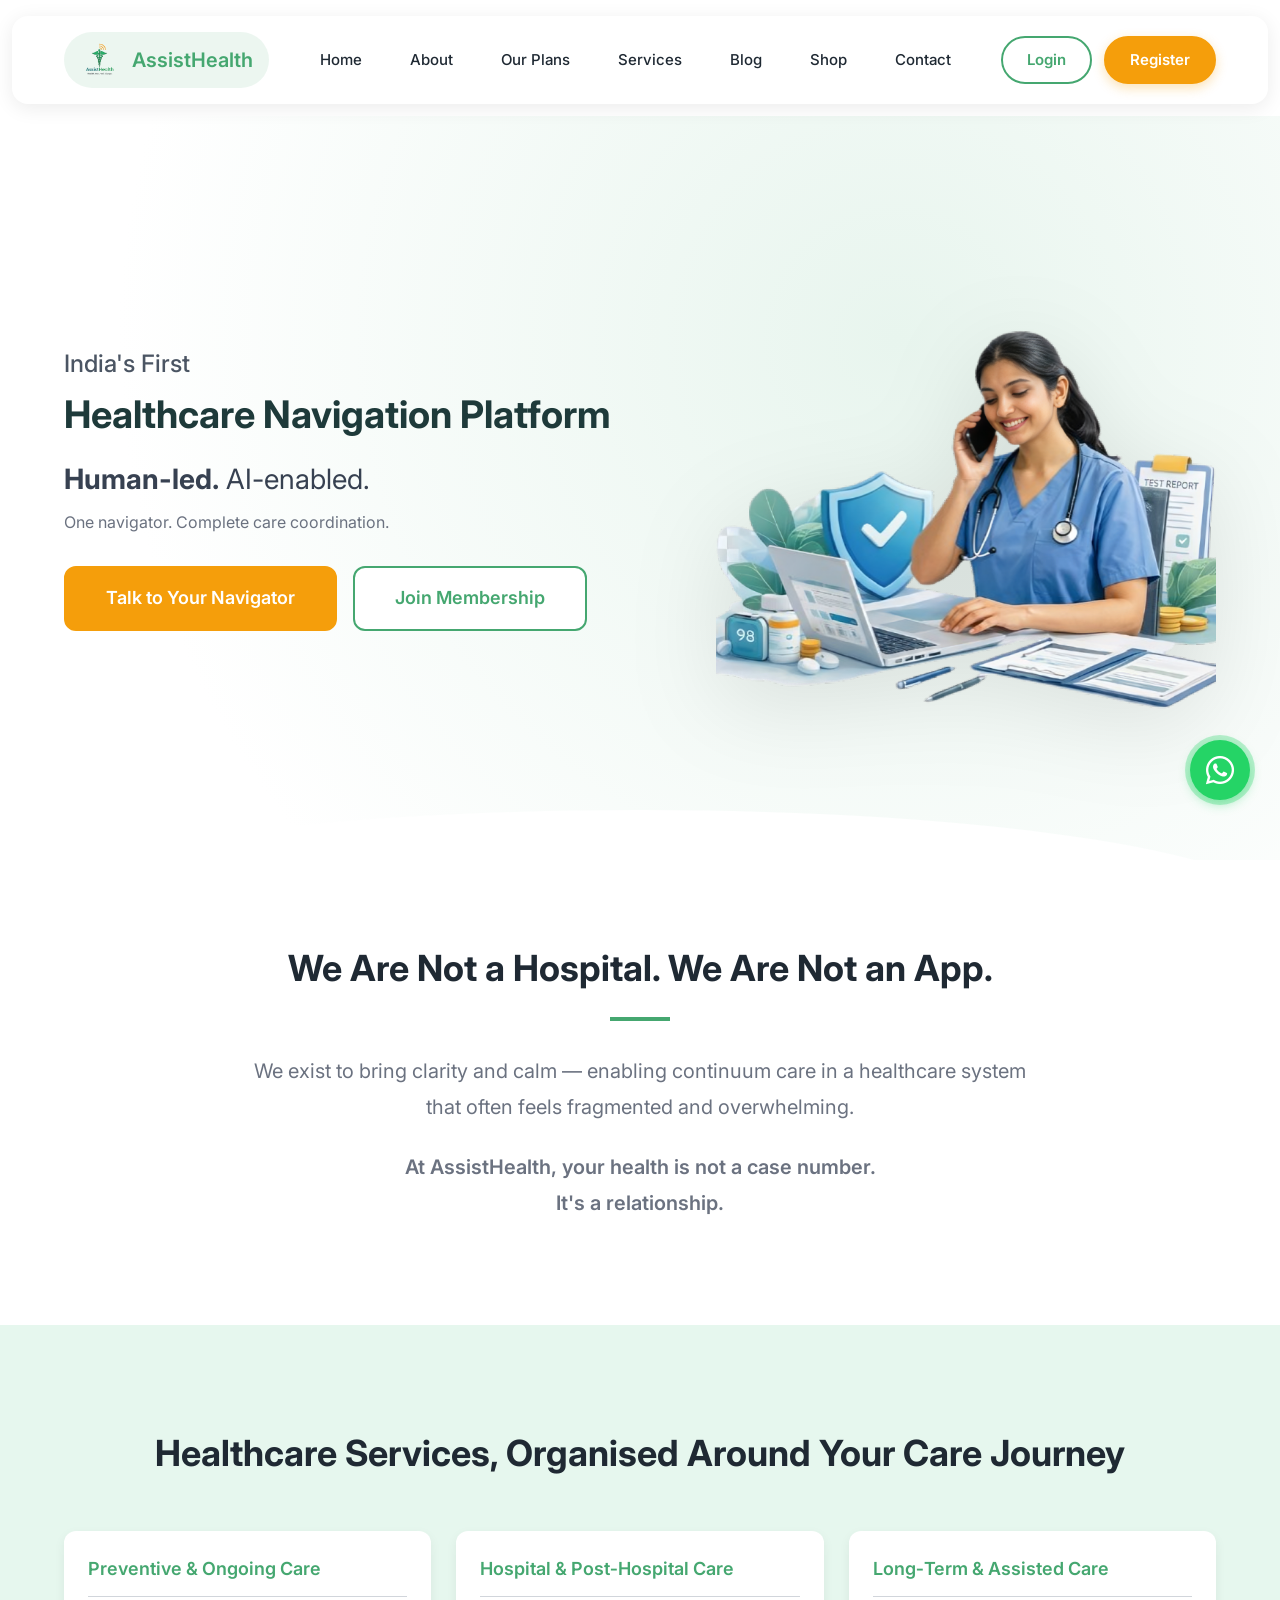
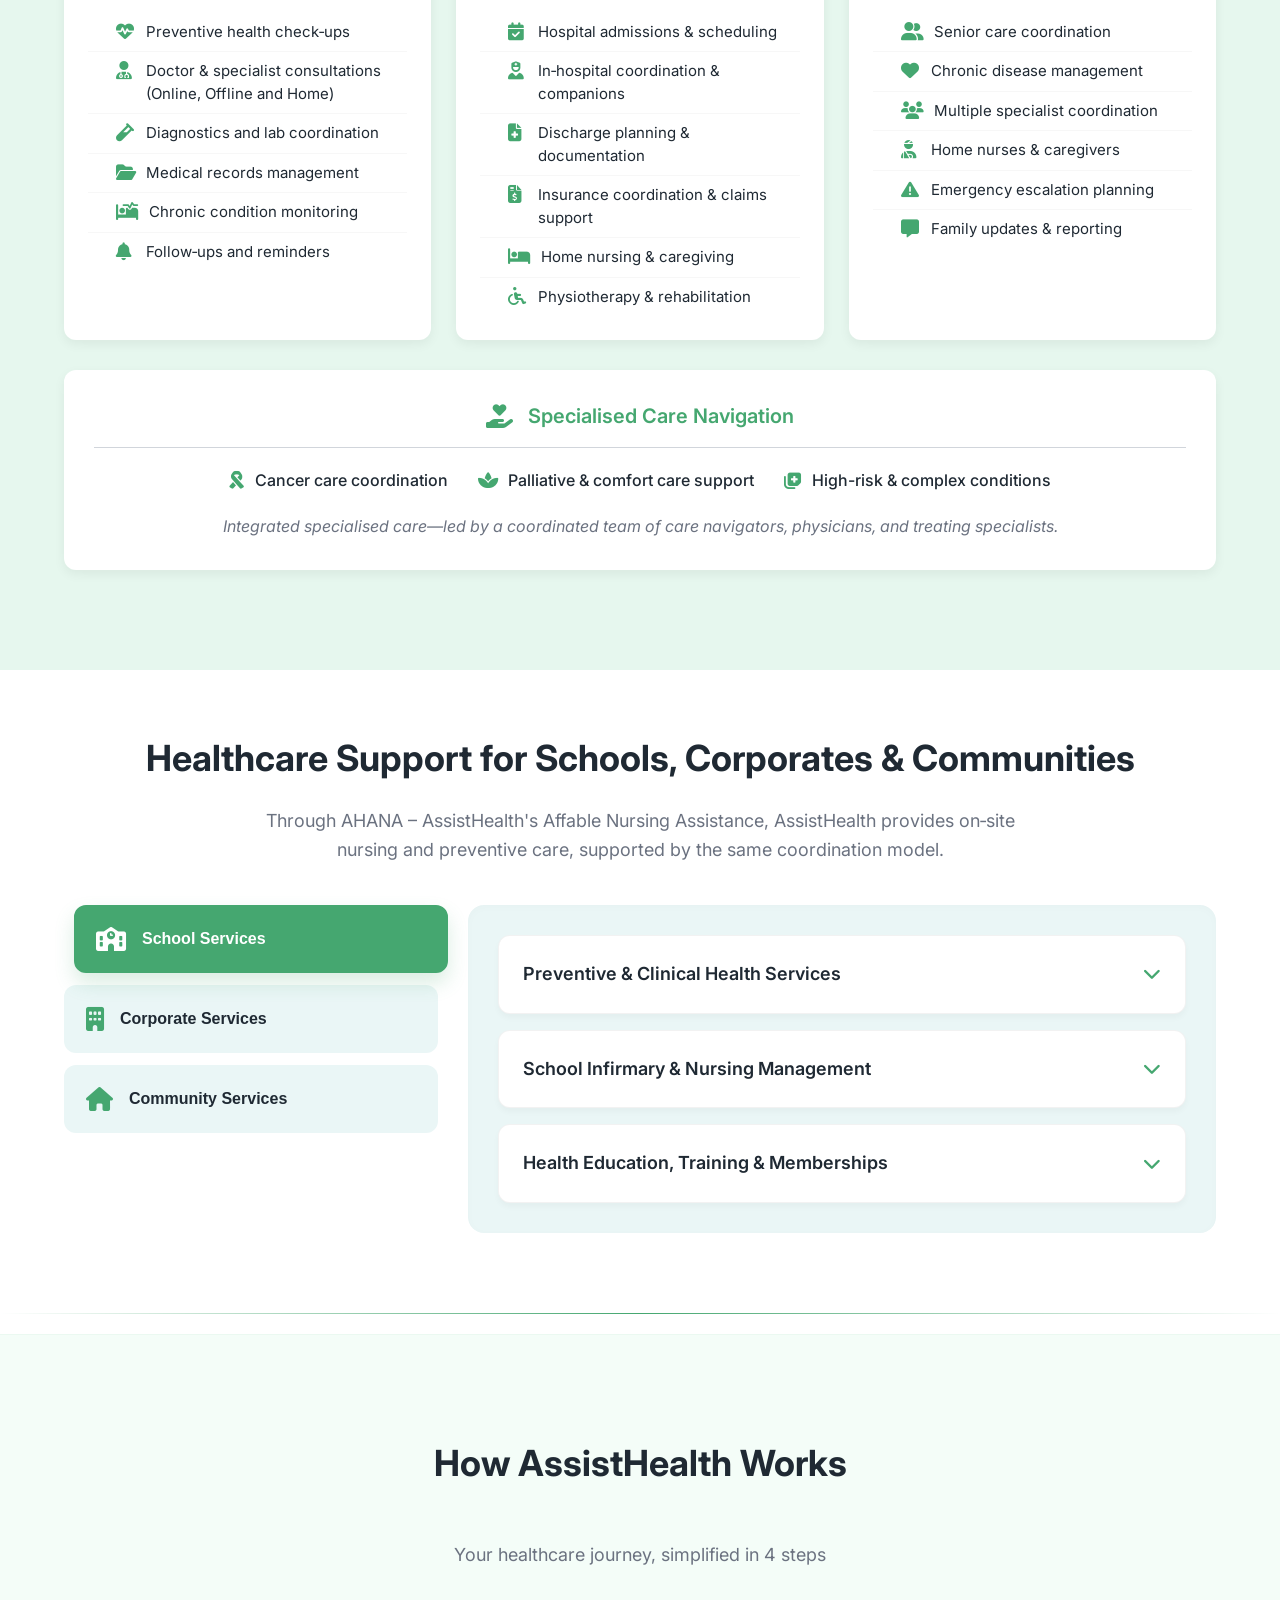
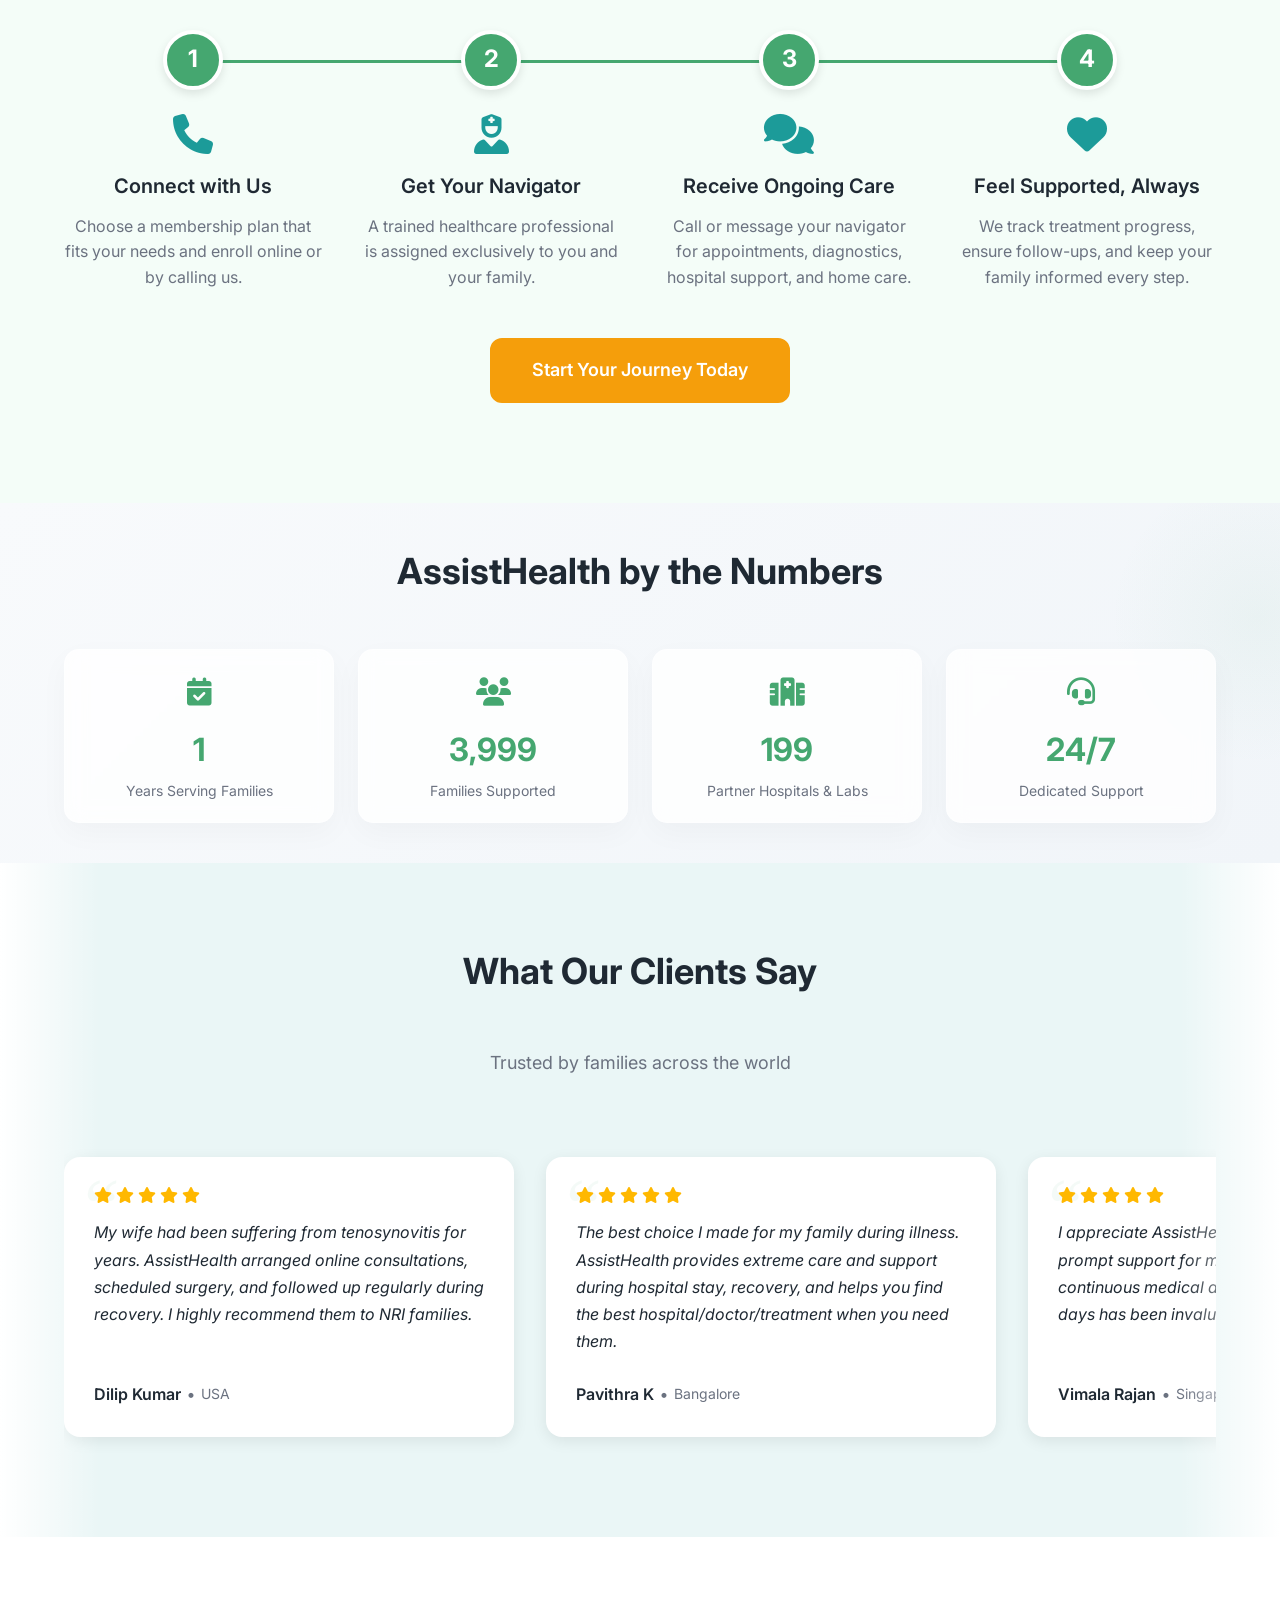
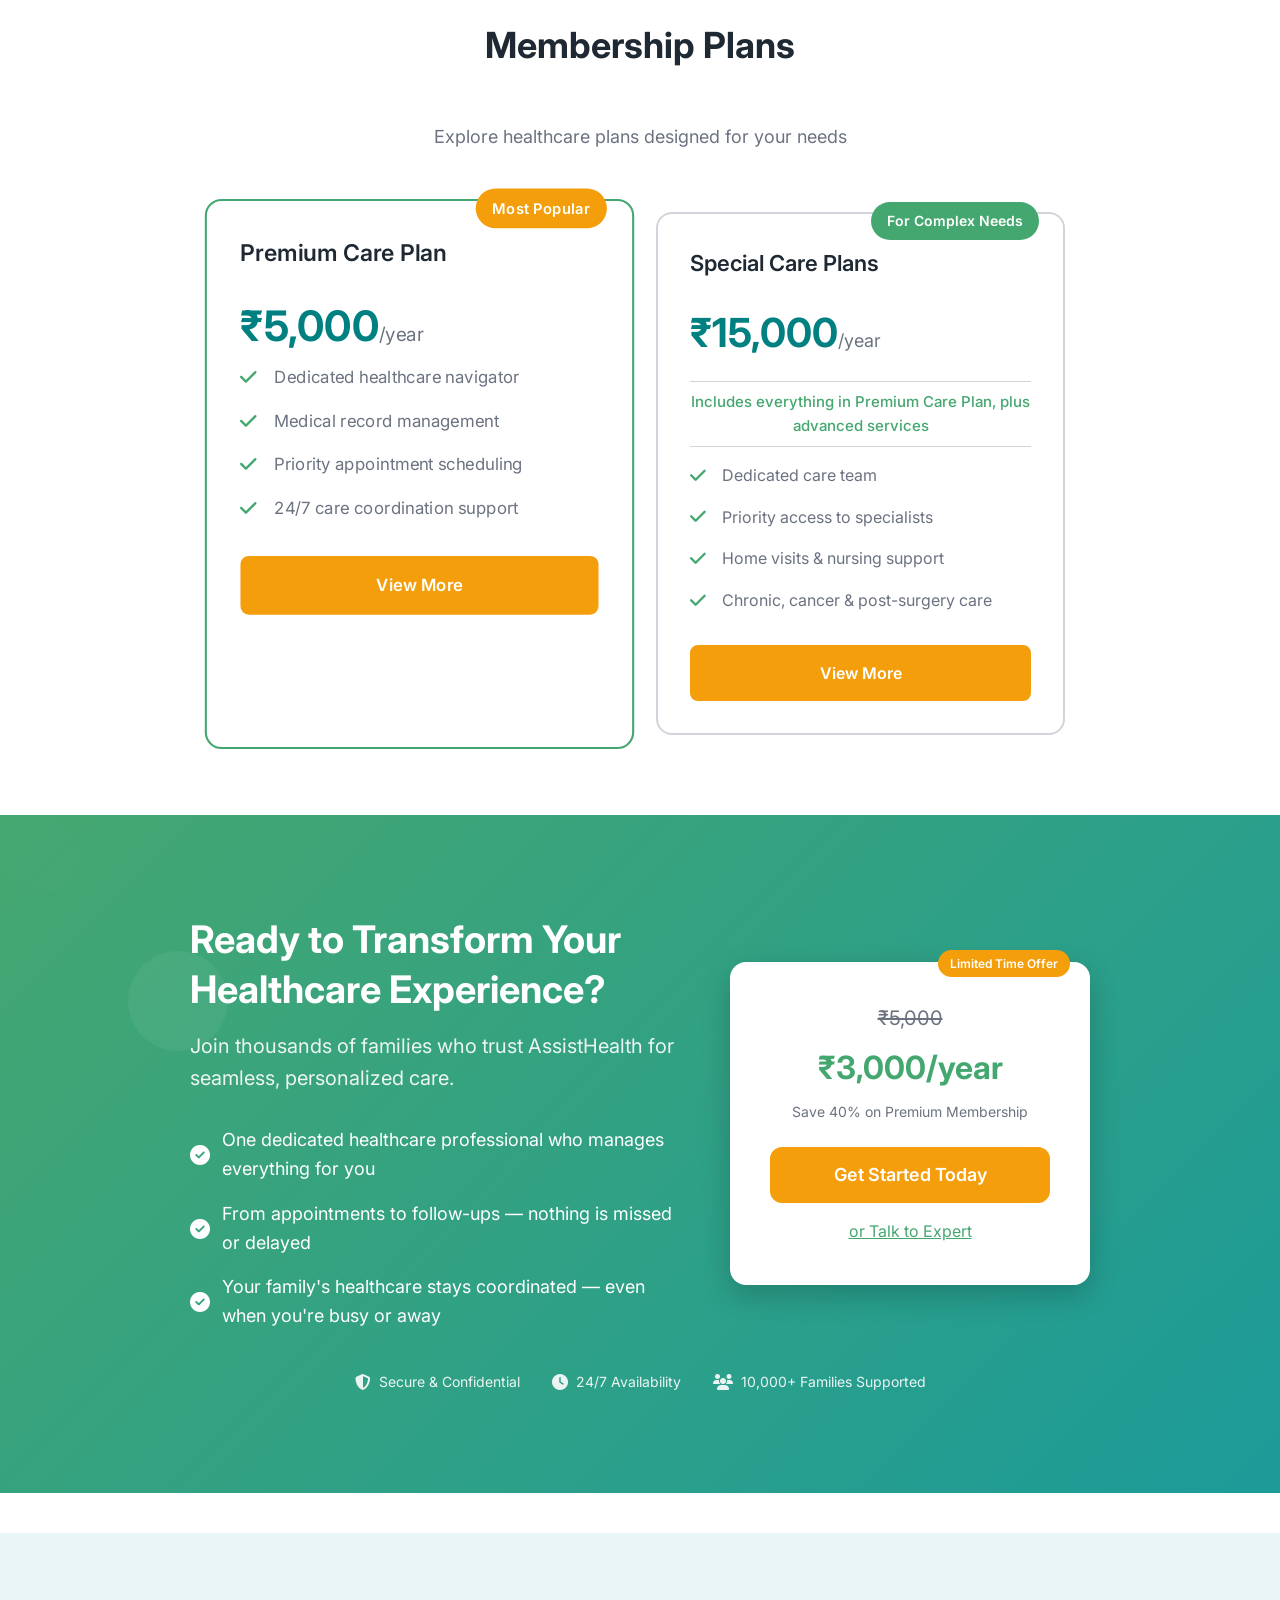
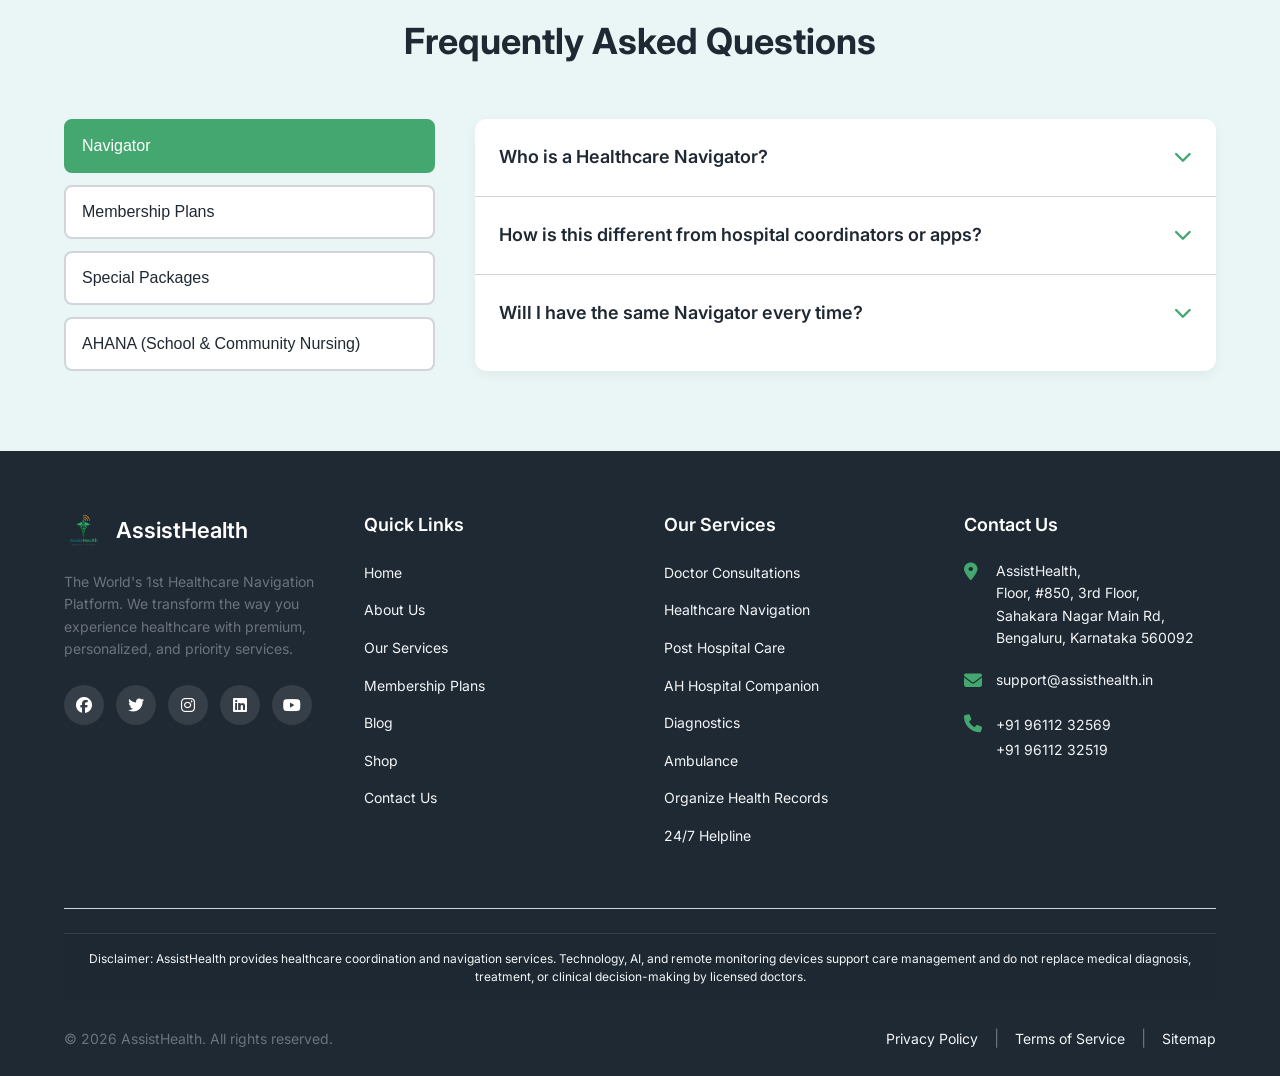
<file: index.html>
<!DOCTYPE html>
<html lang="en">

<head>
    <meta charset="UTF-8">
    <meta name="viewport" content="width=device-width, initial-scale=1.0">
    <title>AssistHealth - Your Personal Healthcare Navigator Globally</title>
    <meta name="description"
        content="Personal healthcare navigators across the world using technology, AI, and remote monitoring devices to coordinate doctors, diagnostics, hospitals & senior care.">

    <!-- Favicon and Touch Icons -->
    <link rel="apple-touch-icon" sizes="180x180" href="images/apple-touch-icon.png">
    <link rel="icon" type="image/png" sizes="32x32" href="images/favicon-32x32.png">
    <link rel="icon" type="image/png" sizes="16x16" href="images/favicon-16x16.png">
    <link rel="shortcut icon" type="image/x-icon" href="images/favicon.ico">
    <link rel="manifest" href="images/site.webmanifest">
    <meta name="theme-color" content="#45A770">

    <!-- Font Awesome -->
    <link rel="stylesheet" href="https://cdnjs.cloudflare.com/ajax/libs/font-awesome/6.4.0/css/all.min.css">

    <!-- Google Fonts -->
    <link href="https://fonts.googleapis.com/css2?family=Inter:wght@400;500;600;700&display=swap" rel="stylesheet">

    <!-- Custom CSS -->
    <link rel="stylesheet" href="css/style.css">
</head>

<body>


    <!-- Header -->
    <header class="header">
        <div class="container">
            <div class="header-content">
                <div class="logo-container">
                    <img src="images/AH1.png" alt="AssistHealth Logo" class="logo">
                    <span class="logo-text">AssistHealth</span>
                </div>
                <nav class="nav">
                    <ul class="nav-list">
                        <li><a href="#home">Home</a></li>
                        <li><a href="#about">About</a></li>
                        <li><a href="#services">Our Plans</a></li>
                        <li><a href="#services">Services</a></li>
                        <li><a href="#blog">Blog</a></li>
                        <li><a href="#shop">Shop</a></li>
                        <li><a href="#contact">Contact</a></li>
                    </ul>
                </nav>
                <div class="header-buttons">
                    <a href="minimal-login.html" class="header-btn-secondary">Login</a>
                    <a href="#contact" class="header-btn-primary">Register</a>
                </div>
                <button class="mobile-menu-toggle" aria-label="Toggle menu">
                    <span></span>
                    <span></span>
                    <span></span>
                </button>
            </div>
        </div>
    </header>

    <!-- Hero Section -->
    <section class="hero" id="home">
        <div class="container">
            <div class="hero-content">
                <div class="hero-text">
                    <p class="hero-pre-title">India's First</p>
                    <h1>Healthcare Navigation Platform</h1>
                    <div class="hero-subheading">
                        <p class="hero-feature"><strong>Human-led.</strong> AI-enabled.</p>
                        <p class="hero-desc">One navigator. Complete care coordination.</p>
                    </div>
                    <div class="hero-buttons">
                        <a href="#contact" class="btn btn-primary btn-large">Talk to Your Navigator</a>
                        <a href="#plans" class="btn btn-secondary btn-large">Join Membership</a>
                    </div>
                </div>
                <div class="hero-image">
                    <img src="images/hero.png" alt="Healthcare Navigator" />
                </div>
            </div>
        </div>
    </section>


    <!-- Who We Are -->
    <section class="who-we-are" id="about">
        <div class="container">
            <div class="who-content">
                <h2>We Are Not a Hospital. We Are Not an App.</h2>
                <div class="underline"></div>
                <p>We exist to bring clarity and calm — enabling continuum care in a healthcare system that often feels
                    fragmented and overwhelming.</p>
                <p class="highlight-text">At AssistHealth, your health is not a case number.<br>It's a relationship.</p>
            </div>
        </div>
    </section>

    <!-- Services Section -->
    <section class="services" id="services">
        <div class="container">
            <h2 class="section-title">Healthcare Services, Organised Around Your Care Journey</h2>
            <div class="services-journey-grid">
                <div class="service-journey-column">
                    <h3>Preventive & Ongoing Care</h3>
                    <ul class="service-list">
                        <li><i class="fas fa-heartbeat"></i> Preventive health check‑ups</li>
                        <li><i class="fas fa-user-md"></i> Doctor & specialist consultations (Online, Offline and Home)
                        </li>
                        <li><i class="fas fa-vial"></i> Diagnostics and lab coordination</li>
                        <li><i class="fas fa-folder-open"></i> Medical records management</li>
                        <li><i class="fas fa-procedures"></i> Chronic condition monitoring</li>
                        <li><i class="fas fa-bell"></i> Follow‑ups and reminders</li>
                    </ul>
                </div>

                <div class="service-journey-column">
                    <h3>Hospital & Post‑Hospital Care</h3>
                    <ul class="service-list">
                        <li><i class="fas fa-calendar-check"></i> Hospital admissions & scheduling</li>
                        <li><i class="fas fa-user-nurse"></i> In‑hospital coordination & companions</li>
                        <li><i class="fas fa-file-medical"></i> Discharge planning & documentation</li>
                        <li><i class="fas fa-file-invoice-dollar"></i> Insurance coordination & claims support</li>
                        <li><i class="fas fa-bed"></i> Home nursing & caregiving</li>
                        <li><i class="fas fa-wheelchair"></i> Physiotherapy & rehabilitation</li>
                    </ul>
                </div>

                <div class="service-journey-column">
                    <h3>Long‑Term & Assisted Care</h3>
                    <ul class="service-list">
                        <li><i class="fas fa-user-friends"></i> Senior care coordination</li>
                        <li><i class="fas fa-heart"></i> Chronic disease management</li>
                        <li><i class="fas fa-users"></i> Multiple specialist coordination</li>
                        <li><i class="fas fa-user-injured"></i> Home nurses & caregivers</li>
                        <li><i class="fas fa-exclamation-triangle"></i> Emergency escalation planning</li>
                        <li><i class="fas fa-comment-alt"></i> Family updates & reporting</li>
                    </ul>
                </div>
            </div>

            <div class="service-journey-row">
                <div class="service-row-content">
                    <div class="service-row-header">
                        <i class="fas fa-hand-holding-heart"></i>
                        <h3>Specialised Care Navigation</h3>
                    </div>
                    <ul class="service-list-horizontal">
                        <li><i class="fas fa-ribbon"></i> Cancer care coordination</li>
                        <li><i class="fas fa-spa"></i> Palliative & comfort care support</li>
                        <li><i class="fas fa-notes-medical"></i> High-risk & complex conditions</li>
                    </ul>
                    <p class="service-row-footer">Integrated specialised care—led by a coordinated team of care
                        navigators, physicians, and treating specialists.</p>
                </div>
            </div>
        </div>
    </section>


    <!-- Detailed B2B Services Section -->
    <section class="b2b-services-detailed" id="b2b-services-detailed">
        <div class="container">
            <h2 class="section-title">Healthcare Support for Schools, Corporates & Communities</h2>
            <p class="section-subtitle">Through AHANA – AssistHealth's Affable Nursing Assistance, AssistHealth provides
                on‑site nursing and preventive care, supported by the same coordination model.</p>

            <div class="b2b-services-container">
                <div class="b2b-categories">
                    <button class="b2b-category-btn active" data-category="school">
                        <i class="fas fa-school"></i>
                        <span>School Services</span>
                    </button>
                    <button class="b2b-category-btn" data-category="corporate">
                        <i class="fas fa-building"></i>
                        <span>Corporate Services</span>
                    </button>
                    <button class="b2b-category-btn" data-category="community">
                        <i class="fas fa-home"></i>
                        <span>Community Services</span>
                    </button>
                </div>

                <div class="b2b-accordion">
                    <!-- School Services -->
                    <div class="b2b-category" id="school">
                        <div class="b2b-item">
                            <div class="b2b-header">
                                <h3>Preventive & Clinical Health Services</h3>
                                <i class="fas fa-chevron-down"></i>
                            </div>
                            <div class="b2b-content">
                                <ul>
                                    <li><i class="fas fa-check-circle"></i> Annual health check-ups</li>
                                    <li><i class="fas fa-check-circle"></i> Fitness and pre-employment assessments</li>
                                    <li><i class="fas fa-check-circle"></i> Ongoing healthcare management for students
                                        and staff, inside and outside the school</li>
                                </ul>
                            </div>
                        </div>

                        <div class="b2b-item">
                            <div class="b2b-header">
                                <h3>School Infirmary & Nursing Management</h3>
                                <i class="fas fa-chevron-down"></i>
                            </div>
                            <div class="b2b-content">
                                <ul>
                                    <li><i class="fas fa-check-circle"></i> End-to-end infirmary setup and maintenance
                                    </li>
                                    <li><i class="fas fa-check-circle"></i> Stock and inventory management</li>
                                    <li><i class="fas fa-check-circle"></i> Trained school nurses and on-ground clinical
                                        support</li>
                                </ul>
                            </div>
                        </div>

                        <div class="b2b-item">
                            <div class="b2b-header">
                                <h3>Health Education, Training & Memberships</h3>
                                <i class="fas fa-chevron-down"></i>
                            </div>
                            <div class="b2b-content">
                                <ul>
                                    <li><i class="fas fa-check-circle"></i> Health education for students and parents
                                    </li>
                                    <li><i class="fas fa-check-circle"></i> Student internship and exposure programs
                                    </li>
                                    <li><i class="fas fa-check-circle"></i> AssistHealth memberships for students,
                                        teachers, and staff</li>
                                </ul>
                            </div>
                        </div>
                    </div>

                    <!-- Corporate Services -->
                    <div class="b2b-category" id="corporate">
                        <div class="b2b-item">
                            <div class="b2b-header">
                                <h3>Corporate Health, Safety & Compliance Management</h3>
                                <i class="fas fa-chevron-down"></i>
                            </div>
                            <div class="b2b-content">
                                <ul>
                                    <li><i class="fas fa-check-circle"></i> Pre-employment and periodic health check-ups
                                    </li>
                                    <li><i class="fas fa-check-circle"></i> Employee health education and wellness
                                        programs</li>
                                    <li><i class="fas fa-check-circle"></i> Group health insurance assistance and
                                        coordination</li>
                                </ul>
                            </div>
                        </div>

                        <div class="b2b-item">
                            <div class="b2b-header">
                                <h3>Corporate Emergency Preparedness & Workforce Readiness</h3>
                                <i class="fas fa-chevron-down"></i>
                            </div>
                            <div class="b2b-content">
                                <ul>
                                    <li><i class="fas fa-check-circle"></i> BLS / ALS emergency response training</li>
                                    <li><i class="fas fa-check-circle"></i> Emergency preparedness and safety readiness
                                        programs</li>
                                    <li><i class="fas fa-check-circle"></i> Risk reduction initiatives to improve
                                        employee safety</li>
                                </ul>
                            </div>
                        </div>

                        <div class="b2b-item">
                            <div class="b2b-header">
                                <h3>Corporate On-site Infirmary & Nursing Management</h3>
                                <i class="fas fa-chevron-down"></i>
                            </div>
                            <div class="b2b-content">
                                <ul>
                                    <li><i class="fas fa-check-circle"></i> End-to-end infirmary setup and maintenance
                                    </li>
                                    <li><i class="fas fa-check-circle"></i> Stock and inventory management</li>
                                    <li><i class="fas fa-check-circle"></i> Trained on-site clinical professionals
                                        (Doctors & Nurses)</li>
                                    <li><i class="fas fa-check-circle"></i> Continuous clinical support at the workplace
                                    </li>
                                </ul>
                            </div>
                        </div>
                    </div>

                    <!-- Community Services -->
                    <div class="b2b-category" id="community">
                        <div class="b2b-item">
                            <div class="b2b-header">
                                <h3>Community Health, Safety & Preventive Care</h3>
                                <i class="fas fa-chevron-down"></i>
                            </div>
                            <div class="b2b-content">
                                <ul>
                                    <li><i class="fas fa-check-circle"></i> Preventive health check-ups</li>
                                    <li><i class="fas fa-check-circle"></i> Health camps and awareness workshops</li>
                                    <li><i class="fas fa-check-circle"></i> Ongoing healthcare coordination for
                                        residents of apartment complexes and gated communities</li>
                                </ul>
                            </div>
                        </div>

                        <div class="b2b-item">
                            <div class="b2b-header">
                                <h3>Community Emergency & Home-Based Healthcare Support</h3>
                                <i class="fas fa-chevron-down"></i>
                            </div>
                            <div class="b2b-content">
                                <ul>
                                    <li><i class="fas fa-check-circle"></i> Doctor home visits</li>
                                    <li><i class="fas fa-check-circle"></i> Short-visit nursing assistance</li>
                                    <li><i class="fas fa-check-circle"></i> Home nursing and caregiver support</li>
                                    <li><i class="fas fa-check-circle"></i> Medicine delivery at home</li>
                                    <li><i class="fas fa-check-circle"></i> Emergency healthcare coordination for
                                        residents</li>
                                </ul>
                            </div>
                        </div>

                        <div class="b2b-item">
                            <div class="b2b-header">
                                <h3>Community Infirmary & On-site Nursing Management</h3>
                                <i class="fas fa-chevron-down"></i>
                            </div>
                            <div class="b2b-content">
                                <ul>
                                    <li><i class="fas fa-check-circle"></i> End-to-end infirmary setup and maintenance
                                    </li>
                                    <li><i class="fas fa-check-circle"></i> Stock and inventory management</li>
                                    <li><i class="fas fa-check-circle"></i> Trained on-site clinical professionals
                                        (Doctors & Nurses)</li>
                                    <li><i class="fas fa-check-circle"></i> Continuous clinical support within
                                        residential communities</li>
                                </ul>
                            </div>
                        </div>
                    </div>
                </div>
            </div>
        </div>
    </section>

    <!-- Section Divider -->
    <div class="section-divider">
        <div class="divider-line"></div>
    </div>

    <!-- How It Works -->
    <section class="how-it-works" id="how-it-works">
        <div class="container">
            <h2 class="section-title">How AssistHealth Works</h2>
            <p class="section-subtitle">Your healthcare journey, simplified in 4 steps</p>

            <div class="process-flow">
                <div class="process-step">
                    <div class="step-number">1</div>
                    <i class="fas fa-phone step-icon"></i>
                    <h3>Connect with Us</h3>
                    <p>Choose a membership plan that fits your needs and enroll online or by calling us.</p>
                </div>

                <div class="process-step">
                    <div class="step-number">2</div>
                    <i class="fas fa-user-nurse step-icon"></i>
                    <h3>Get Your Navigator</h3>
                    <p>A trained healthcare professional is assigned exclusively to you and your family.</p>
                </div>

                <div class="process-step">
                    <div class="step-number">3</div>
                    <i class="fas fa-comments step-icon"></i>
                    <h3>Receive Ongoing Care</h3>
                    <p>Call or message your navigator for appointments, diagnostics, hospital support, and home care.
                    </p>
                </div>

                <div class="process-step">
                    <div class="step-number">4</div>
                    <i class="fas fa-heart step-icon"></i>
                    <h3>Feel Supported, Always</h3>
                    <p>We track treatment progress, ensure follow-ups, and keep your family informed every step.</p>
                </div>
            </div>

            <div class="process-cta">
                <a href="#contact" class="btn btn-primary btn-large">Start Your Journey Today</a>
            </div>
        </div>
    </section>


    <!-- Stats Counter Section -->
    <section class="stats-section" id="stats">
        <div class="container">
            <h2 class="section-title">AssistHealth by the Numbers</h2>
            <div class="stats-grid">
                <div class="stat-card">
                    <div class="stat-icon">
                        <i class="fas fa-calendar-check"></i>
                    </div>
                    <div class="stat-number" data-target="5">0</div>
                    <div class="stat-label">Years Serving Families</div>
                </div>

                <div class="stat-card">
                    <div class="stat-icon">
                        <i class="fas fa-users"></i>
                    </div>
                    <div class="stat-number" data-target="10000">0</div>
                    <div class="stat-label">Families Supported</div>
                </div>

                <div class="stat-card">
                    <div class="stat-icon">
                        <i class="fas fa-hospital"></i>
                    </div>
                    <div class="stat-number" data-target="500">0</div>
                    <div class="stat-label">Partner Hospitals & Labs</div>
                </div>

                <div class="stat-card">
                    <div class="stat-icon">
                        <i class="fas fa-headset"></i>
                    </div>
                    <div class="stat-number">24/7</div>
                    <div class="stat-label">Dedicated Support</div>
                </div>
            </div>
        </div>
    </section>

    <!-- Testimonials Section -->
    <section class="testimonials" id="testimonials">
        <div class="container">
            <h2 class="section-title">What Our Clients Say</h2>
            <p class="section-subtitle">Trusted by families across the world</p>

            <div class="testimonials-container">
                <div class="testimonials-track">

                    <!-- Testimonial 1 -->
                    <div class="testimonial-card">
                        <div class="testimonial-rating">
                            <i class="fas fa-star"></i>
                            <i class="fas fa-star"></i>
                            <i class="fas fa-star"></i>
                            <i class="fas fa-star"></i>
                            <i class="fas fa-star"></i>
                        </div>
                        <blockquote class="testimonial-quote">
                            My wife had been suffering from tenosynovitis for years. AssistHealth arranged online
                            consultations, scheduled surgery, and followed up regularly during recovery. I highly
                            recommend them to NRI families.
                        </blockquote>
                        <div class="testimonial-author">
                            <span class="author-name">Dilip Kumar</span> <span class="author-separator">•</span> <span
                                class="author-location">USA</span>
                        </div>
                    </div>

                    <!-- Testimonial 2 -->
                    <div class="testimonial-card">
                        <div class="testimonial-rating">
                            <i class="fas fa-star"></i>
                            <i class="fas fa-star"></i>
                            <i class="fas fa-star"></i>
                            <i class="fas fa-star"></i>
                            <i class="fas fa-star"></i>
                        </div>
                        <blockquote class="testimonial-quote">
                            The best choice I made for my family during illness. AssistHealth provides extreme care and
                            support during hospital stay, recovery, and helps you find the best
                            hospital/doctor/treatment when you need them.
                        </blockquote>
                        <div class="testimonial-author">
                            <span class="author-name">Pavithra K</span> <span class="author-separator">•</span> <span
                                class="author-location">Bangalore</span>
                        </div>
                    </div>

                    <!-- Testimonial 3 -->
                    <div class="testimonial-card">
                        <div class="testimonial-rating">
                            <i class="fas fa-star"></i>
                            <i class="fas fa-star"></i>
                            <i class="fas fa-star"></i>
                            <i class="fas fa-star"></i>
                            <i class="fas fa-star"></i>
                        </div>
                        <blockquote class="testimonial-quote">
                            I appreciate AssistHealth for their exceptional and prompt support for my mother overnight.
                            The continuous medical assistance provided over 15 days has been invaluable.
                        </blockquote>
                        <div class="testimonial-author">
                            <span class="author-name">Vimala Rajan</span> <span class="author-separator">•</span> <span
                                class="author-location">Singapore</span>
                        </div>
                    </div>

                    <!-- Testimonial 4 -->
                    <div class="testimonial-card">
                        <div class="testimonial-rating">
                            <i class="fas fa-star"></i>
                            <i class="fas fa-star"></i>
                            <i class="fas fa-star"></i>
                            <i class="fas fa-star"></i>
                            <i class="fas fa-star"></i>
                        </div>
                        <blockquote class="testimonial-quote">
                            I highly recommend AssistHealth for their outstanding service in managing my mother's health
                            condition. The team was empathetic, professional, and offered personalized care throughout.
                        </blockquote>
                        <div class="testimonial-author">
                            <span class="author-name">Sai Manohar</span> <span class="author-separator">•</span> <span
                                class="author-location">Bangalore</span>
                        </div>
                    </div>

                    <!-- Testimonial 5 -->
                    <div class="testimonial-card">
                        <div class="testimonial-rating">
                            <i class="fas fa-star"></i>
                            <i class="fas fa-star"></i>
                            <i class="fas fa-star"></i>
                            <i class="fas fa-star"></i>
                            <i class="fas fa-star"></i>
                        </div>
                        <blockquote class="testimonial-quote">
                            I am grateful for promptly providing necessary medication and securing a tele-consultation
                            within 5 minutes. I appreciate the swift response from the USA.
                        </blockquote>
                        <div class="testimonial-author">
                            <span class="author-name">Vikram Lekkala</span> <span class="author-separator">•</span>
                            <span class="author-location">USA</span>
                        </div>
                    </div>

                    <!-- Duplicate Testimonials for Seamless Loop -->

                    <!-- Testimonial 1 (Duplicate) -->
                    <div class="testimonial-card">
                        <div class="testimonial-rating">
                            <i class="fas fa-star"></i>
                            <i class="fas fa-star"></i>
                            <i class="fas fa-star"></i>
                            <i class="fas fa-star"></i>
                            <i class="fas fa-star"></i>
                        </div>
                        <blockquote class="testimonial-quote">
                            My wife had been suffering from tenosynovitis for years. AssistHealth arranged online
                            consultations, scheduled surgery, and followed up regularly during recovery. I highly
                            recommend them to NRI families.
                        </blockquote>
                        <div class="testimonial-author">
                            <span class="author-name">Dilip Kumar</span> <span class="author-separator">•</span> <span
                                class="author-location">USA</span>
                        </div>
                    </div>

                    <!-- Testimonial 2 (Duplicate) -->
                    <div class="testimonial-card">
                        <div class="testimonial-rating">
                            <i class="fas fa-star"></i>
                            <i class="fas fa-star"></i>
                            <i class="fas fa-star"></i>
                            <i class="fas fa-star"></i>
                            <i class="fas fa-star"></i>
                        </div>
                        <blockquote class="testimonial-quote">
                            The best choice I made for my family during illness. AssistHealth provides extreme care and
                            support during hospital stay, recovery, and helps you find the best
                            hospital/doctor/treatment when you need them.
                        </blockquote>
                        <div class="testimonial-author">
                            <span class="author-name">Pavithra K</span> <span class="author-separator">•</span> <span
                                class="author-location">Bangalore</span>
                        </div>
                    </div>

                    <!-- Testimonial 3 (Duplicate) -->
                    <div class="testimonial-card">
                        <div class="testimonial-rating">
                            <i class="fas fa-star"></i>
                            <i class="fas fa-star"></i>
                            <i class="fas fa-star"></i>
                            <i class="fas fa-star"></i>
                            <i class="fas fa-star"></i>
                        </div>
                        <blockquote class="testimonial-quote">
                            I appreciate AssistHealth for their exceptional and prompt support for my mother overnight.
                            The continuous medical assistance provided over 15 days has been invaluable.
                        </blockquote>
                        <div class="testimonial-author">
                            <span class="author-name">Vimala Rajan</span> <span class="author-separator">•</span> <span
                                class="author-location">Singapore</span>
                        </div>
                    </div>

                    <!-- Testimonial 4 (Duplicate) -->
                    <div class="testimonial-card">
                        <div class="testimonial-rating">
                            <i class="fas fa-star"></i>
                            <i class="fas fa-star"></i>
                            <i class="fas fa-star"></i>
                            <i class="fas fa-star"></i>
                            <i class="fas fa-star"></i>
                        </div>
                        <blockquote class="testimonial-quote">
                            I highly recommend AssistHealth for their outstanding service in managing my mother's health
                            condition. The team was empathetic, professional, and offered personalized care throughout.
                        </blockquote>
                        <div class="testimonial-author">
                            <span class="author-name">Sai Manohar</span> <span class="author-separator">•</span> <span
                                class="author-location">Bangalore</span>
                        </div>
                    </div>

                    <!-- Testimonial 5 (Duplicate) -->
                    <div class="testimonial-card">
                        <div class="testimonial-rating">
                            <i class="fas fa-star"></i>
                            <i class="fas fa-star"></i>
                            <i class="fas fa-star"></i>
                            <i class="fas fa-star"></i>
                            <i class="fas fa-star"></i>
                        </div>
                        <blockquote class="testimonial-quote">
                            I am grateful for promptly providing necessary medication and securing a tele-consultation
                            within 5 minutes. I appreciate the swift response from the USA.
                        </blockquote>
                        <div class="testimonial-author">
                            <span class="author-name">Vikram Lekkala</span> <span class="author-separator">•</span>
                            <span class="author-location">USA</span>
                        </div>
                    </div>

                </div>
            </div>

            <!-- Fade Edges -->
            <div class="fade-left"></div>
            <div class="fade-right"></div>
        </div>
    </section>

    <!-- Membership Plans Section -->
    <section class="membership-plans" id="plans">
        <div class="container">
            <h2 class="section-title">Membership Plans</h2>
            <p class="section-subtitle">Explore healthcare plans designed for your needs</p>

            <div class="plans-grid">

                <!-- Premium Care Plan -->
                <div class="plan-card featured-plan">
                    <div class="plan-badge">Most Popular</div>
                    <h3>Premium Care Plan</h3>
                    <div class="plan-price">₹5,000<span>/year</span></div>

                    <ul class="plan-features">
                        <li><i class="fas fa-check"></i> Dedicated healthcare navigator</li>
                        <li><i class="fas fa-check"></i> Medical record management</li>
                        <li><i class="fas fa-check"></i> Priority appointment scheduling</li>
                        <li><i class="fas fa-check"></i> 24/7 care coordination support</li>
                    </ul>
                    <a href="#contact" class="btn btn-primary">View More</a>
                </div>

                <!-- Special Care Plans -->
                <div class="plan-card">
                    <div class="plan-badge teal-badge">For Complex Needs</div>
                    <h3>Special Care Plans</h3>
                    <div class="plan-price">₹15,000<span>/year</span></div>

                    <p class="plan-includes">Includes everything in Premium Care Plan, plus advanced services</p>
                    <ul class="plan-features">
                        <li><i class="fas fa-check"></i> Dedicated care team</li>
                        <li><i class="fas fa-check"></i> Priority access to specialists</li>
                        <li><i class="fas fa-check"></i> Home visits & nursing support</li>
                        <li><i class="fas fa-check"></i> Chronic, cancer & post-surgery care</li>
                    </ul>
                    <a href="#contact" class="btn btn-primary">View More</a>
                </div>

            </div>
        </div>
    </section>


    <!-- CTA Section -->
    <section class="cta-section">
        <div class="container">
            <div class="cta-content">
                <div class="cta-text">
                    <h2>Ready to Transform Your Healthcare Experience?</h2>
                    <p>Join thousands of families who trust AssistHealth for seamless, personalized care.</p>

                    <div class="benefits">
                        <div class="benefit">
                            <i class="fas fa-check-circle"></i>
                            <span>One dedicated healthcare professional who manages everything for you</span>
                        </div>
                        <div class="benefit">
                            <i class="fas fa-check-circle"></i>
                            <span>From appointments to follow-ups — nothing is missed or delayed</span>
                        </div>
                        <div class="benefit">
                            <i class="fas fa-check-circle"></i>
                            <span>Your family's healthcare stays coordinated — even when you're busy or away</span>
                        </div>
                    </div>
                </div>

                <div class="cta-box">
                    <div class="offer-badge">Limited Time Offer</div>
                    <div class="pricing">
                        <div class="original-price">₹5,000</div>
                        <div class="current-price">₹3,000/year</div>
                        <div class="savings">Save 40% on Premium Membership</div>
                    </div>
                    <a href="#contact" class="btn btn-primary btn-large cta-button">Get Started Today</a>
                    <a href="#contact" class="talk-to-expert">or Talk to Expert</a>
                </div>
            </div>

            <div class="trust-elements">
                <div class="trust-item">
                    <i class="fas fa-shield-alt"></i> Secure & Confidential
                </div>
                <div class="trust-item">
                    <i class="fas fa-clock"></i> 24/7 Availability
                </div>
                <div class="trust-item">
                    <i class="fas fa-users"></i> 10,000+ Families Supported
                </div>
            </div>
        </div>
    </section>

    <!-- FAQ Section -->
    <section class="faq-section" id="faq">
        <div class="container">
            <h2 class="section-title">Frequently Asked Questions</h2>
            <div class="faq-container">
                <div class="faq-categories">
                    <button class="category-btn active" data-category="navigator">Navigator</button>
                    <button class="category-btn" data-category="membership">Membership Plans</button>
                    <button class="category-btn" data-category="packages">Special Packages</button>
                    <button class="category-btn" data-category="ahana">AHANA (School & Community Nursing)</button>
                </div>

                <div class="faq-accordion">
                    <!-- Navigator FAQs -->
                    <div class="faq-category" id="navigator">
                        <div class="faq-item">
                            <div class="faq-question">
                                <h3>Who is a Healthcare Navigator?</h3>
                                <i class="fas fa-chevron-down"></i>
                            </div>
                            <div class="faq-answer">
                                <p>A qualified healthcare professional assigned to you or your family. They coordinate
                                    doctors, hospitals, tests, reports, and follow-ups so you don't manage healthcare
                                    alone. They do not provide medical advice.</p>
                            </div>
                        </div>

                        <div class="faq-item">
                            <div class="faq-question">
                                <h3>How is this different from hospital coordinators or apps?</h3>
                                <i class="fas fa-chevron-down"></i>
                            </div>
                            <div class="faq-answer">
                                <p>Hospital coordinators work within one hospital. Apps provide information without
                                    accountability. Your Navigator works across providers, before, during, and after
                                    treatment.</p>
                            </div>
                        </div>

                        <div class="faq-item">
                            <div class="faq-question">
                                <h3>Will I have the same Navigator every time?</h3>
                                <i class="fas fa-chevron-down"></i>
                            </div>
                            <div class="faq-answer">
                                <p>Yes. You are assigned one dedicated Navigator for continuity, familiarity with your
                                    history, and faster coordination.</p>
                            </div>
                        </div>
                    </div>

                    <!-- Membership Plans FAQs -->
                    <div class="faq-category" id="membership">
                        <div class="faq-item">
                            <div class="faq-question">
                                <h3>What does an AssistHealth membership include?</h3>
                                <i class="fas fa-chevron-down"></i>
                            </div>
                            <div class="faq-answer">
                                <ul>
                                    <li>Dedicated Healthcare Navigator</li>
                                    <li>Doctor & specialist coordination</li>
                                    <li>Diagnostics & report management</li>
                                    <li>Hospital admission & discharge support</li>
                                    <li>Follow-ups & continuity of care</li>
                                    <li>Family updates (including NRIs)</li>
                                </ul>
                                <p>AssistHealth coordinates care. It does not provide medical treatment.</p>
                            </div>
                        </div>

                        <div class="faq-item">
                            <div class="faq-question">
                                <h3>Does AssistHealth replace doctors or hospitals?</h3>
                                <i class="fas fa-chevron-down"></i>
                            </div>
                            <div class="faq-answer">
                                <p>No. AssistHealth ensures the right care, at the right place, at the right time.</p>
                            </div>
                        </div>

                        <div class="faq-item">
                            <div class="faq-question">
                                <h3>Who is AssistHealth best suited for?</h3>
                                <i class="fas fa-chevron-down"></i>
                            </div>
                            <div class="faq-answer">
                                <ul>
                                    <li>Families with elderly parents</li>
                                    <li>Chronic or long-term health needs</li>
                                    <li>Busy professionals</li>
                                    <li>NRIs managing family health globally</li>
                                    <li>Anyone seeking organised healthcare support</li>
                                </ul>
                            </div>
                        </div>
                    </div>

                    <!-- Special Packages FAQs -->
                    <div class="faq-category" id="packages">
                        <div class="faq-item">
                            <div class="faq-question">
                                <h3>What are Special Packages?</h3>
                                <i class="fas fa-chevron-down"></i>
                            </div>
                            <div class="faq-answer">
                                <p>Enhanced care programs for intensive or long-term healthcare needs, including senior
                                    care, cancer care, post-surgery recovery, and complex treatments.</p>
                            </div>
                        </div>

                        <div class="faq-item">
                            <div class="faq-question">
                                <h3>How are they different from regular membership?</h3>
                                <i class="fas fa-chevron-down"></i>
                            </div>
                            <div class="faq-answer">
                                <p>Regular membership covers general healthcare coordination. Special Packages include
                                    higher Navigator involvement, structured care plans, and frequent follow-ups.</p>
                            </div>
                        </div>

                        <div class="faq-item">
                            <div class="faq-question">
                                <h3>Can I upgrade later?</h3>
                                <i class="fas fa-chevron-down"></i>
                            </div>
                            <div class="faq-answer">
                                <p>Yes. You can upgrade anytime without repeating medical history or records.</p>
                            </div>
                        </div>
                    </div>

                    <!-- AHANA FAQs -->
                    <div class="faq-category" id="ahana">
                        <div class="faq-item">
                            <div class="faq-question">
                                <h3>What is AHANA?</h3>
                                <i class="fas fa-chevron-down"></i>
                            </div>
                            <div class="faq-answer">
                                <p>AHANA is AssistHealth's school, corporate, and community healthcare initiative
                                    combining on-site nursing with Navigator-led coordination.</p>
                            </div>
                        </div>

                        <div class="faq-item">
                            <div class="faq-question">
                                <h3>Can AHANA manage a school infirmary?</h3>
                                <i class="fas fa-chevron-down"></i>
                            </div>
                            <div class="faq-answer">
                                <p>Yes. AHANA can manage the infirmary by deploying trained nurses, managing daily
                                    operations, maintaining medical records & incident logs, and coordinating parents,
                                    doctors, and hospitals.</p>
                            </div>
                        </div>

                        <div class="faq-item">
                            <div class="faq-question">
                                <h3>How does this help schools and parents?</h3>
                                <i class="fas fa-chevron-down"></i>
                            </div>
                            <div class="faq-answer">
                                <ul>
                                    <li>Reduced administrative burden</li>
                                    <li>Standardised healthcare response</li>
                                    <li>Better documentation & compliance</li>
                                    <li>Clear parent communication</li>
                                    <li>Structured escalation inside and outside campus</li>
                                </ul>
                            </div>
                        </div>
                    </div>
                </div>
            </div>
        </div>
    </section>

    <!-- Footer -->
    <footer class="footer" id="contact">
        <div class="container">
            <div class="footer-content">

                <!-- Column 1: Brand & Social -->
                <div class="footer-column">
                    <div class="footer-logo">
                        <img src="images/AH1.png" alt="AssistHealth Logo">
                        <span>AssistHealth</span>
                    </div>
                    <p class="footer-tagline">The World's 1st Healthcare Navigation Platform. We transform the way you
                        experience healthcare with premium, personalized, and priority services.</p>
                    <div class="social-links">
                        <a href="#" aria-label="Facebook"><i class="fab fa-facebook"></i></a>
                        <a href="#" aria-label="Twitter"><i class="fab fa-twitter"></i></a>
                        <a href="#" aria-label="Instagram"><i class="fab fa-instagram"></i></a>
                        <a href="#" aria-label="LinkedIn"><i class="fab fa-linkedin"></i></a>
                        <a href="#" aria-label="YouTube"><i class="fab fa-youtube"></i></a>
                    </div>
                </div>

                <!-- Column 2: Quick Links -->
                <div class="footer-column">
                    <h3>Quick Links</h3>
                    <ul>
                        <li><a href="#home">Home</a></li>
                        <li><a href="#about">About Us</a></li>
                        <li><a href="#services">Our Services</a></li>
                        <li><a href="#plans">Membership Plans</a></li>
                        <li><a href="#blog">Blog</a></li>
                        <li><a href="#shop">Shop</a></li>
                        <li><a href="#contact">Contact Us</a></li>
                    </ul>
                </div>

                <!-- Column 3: Our Services -->
                <div class="footer-column">
                    <h3>Our Services</h3>
                    <ul>
                        <li><a href="#services">Doctor Consultations</a></li>
                        <li><a href="#services">Healthcare Navigation</a></li>
                        <li><a href="#services">Post Hospital Care</a></li>
                        <li><a href="#services">AH Hospital Companion</a></li>
                        <li><a href="#services">Diagnostics</a></li>
                        <li><a href="#services">Ambulance</a></li>
                        <li><a href="#services">Organize Health Records</a></li>
                        <li><a href="#services">24/7 Helpline</a></li>
                    </ul>
                </div>

                <!-- Column 4: Contact Us -->
                <div class="footer-column">
                    <h3>Contact Us</h3>
                    <div class="contact-info">
                        <div class="contact-item">
                            <i class="fas fa-map-marker-alt"></i>
                            <p>AssistHealth,<br>
                                Floor, #850, 3rd Floor,<br>
                                Sahakara Nagar Main Rd,<br>
                                Bengaluru, Karnataka 560092</p>
                        </div>
                        <div class="contact-item">
                            <i class="fas fa-envelope"></i>
                            <a href="mailto:support@assisthealth.in">support@assisthealth.in</a>
                        </div>
                        <div class="contact-item">
                            <i class="fas fa-phone"></i>
                            <div>
                                <a href="tel:+919611232569">+91 96112 32569</a><br>
                                <a href="tel:+919611232519">+91 96112 32519</a>
                            </div>
                        </div>
                    </div>
                </div>

            </div>

            <!-- Footer Bottom -->
            <div class="disclaimer">
                <p>Disclaimer: AssistHealth provides healthcare coordination and navigation services. Technology, AI,
                    and remote monitoring devices support care management and do not replace medical diagnosis,
                    treatment, or clinical decision-making by licensed doctors.</p>
            </div>
            <div class="footer-bottom">
                <p>&copy; 2026 AssistHealth. All rights reserved.</p>
                <div class="footer-links">
                    <a href="#privacy">Privacy Policy</a>
                    <span class="separator">|</span>
                    <a href="#terms">Terms of Service</a>
                    <span class="separator">|</span>
                    <a href="#sitemap">Sitemap</a>
                </div>
            </div>
        </div>
    </footer>

    <!-- WhatsApp Chat Button -->
    <a href="https://wa.me/919611232569?text=Hi,%20I%20need%20help%20with%20healthcare%20navigation" target="_blank"
        class="whatsapp-chat" aria-label="Chat with us on WhatsApp">
        <i class="fab fa-whatsapp"></i>
        <span class="whatsapp-tooltip">Chat with us on WhatsApp</span>
    </a>

    <!-- Back to Top Button -->
    <button class="back-to-top" onclick="scrollToTop()" aria-label="Back to top">
        <i class="fas fa-arrow-up"></i>
    </button>

    <!-- JavaScript -->
    <script src="js/script.js"></script>
</body>

</html>
</file>
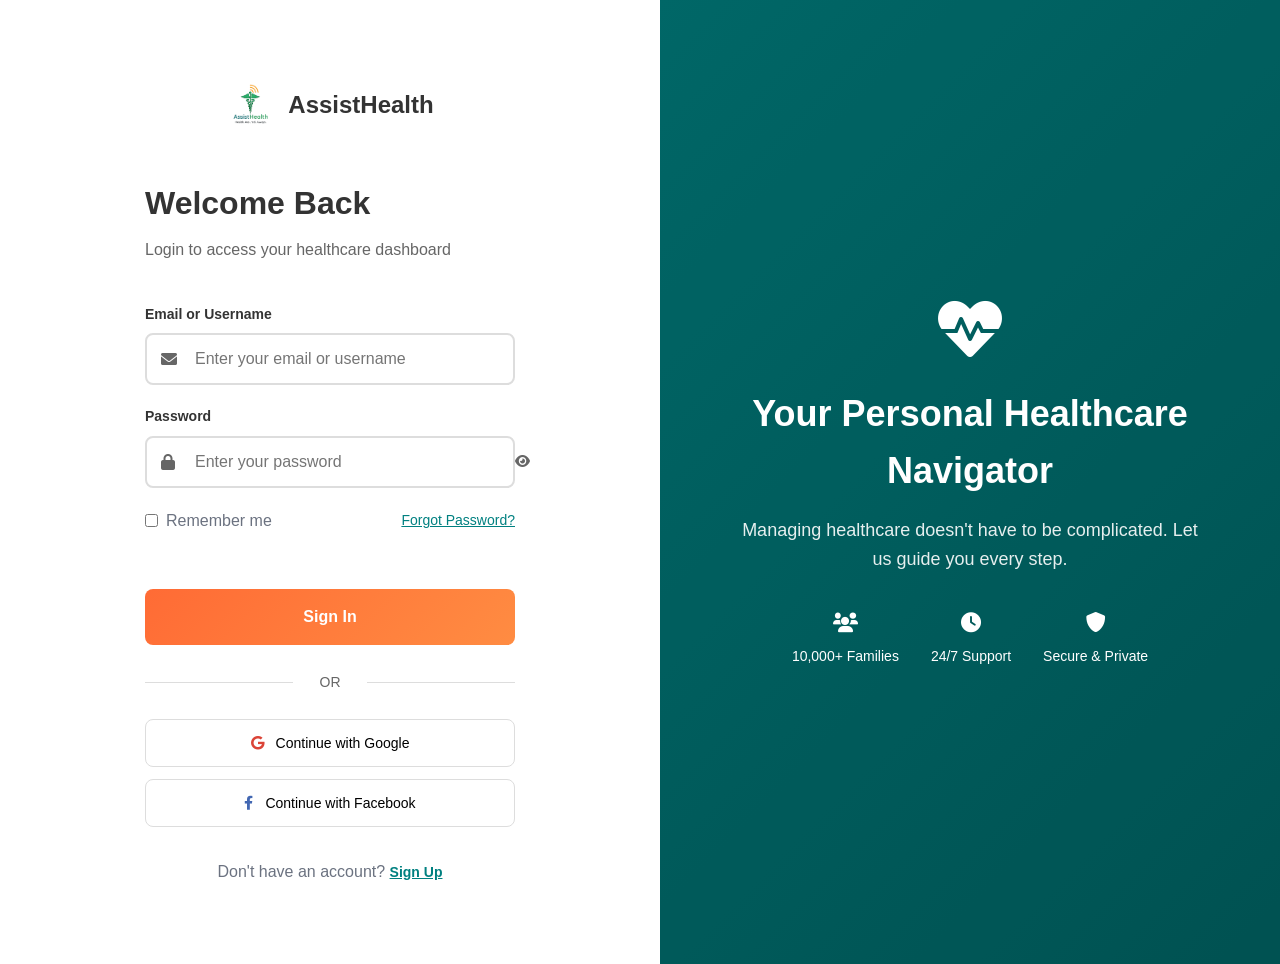
<file: login.html>
<!DOCTYPE html>
<html lang="en">
<head>
    <meta charset="UTF-8">
    <meta name="viewport" content="width=device-width, initial-scale=1.0">
    <title>Login - AssistHealth</title>
    <!-- Favicon and Touch Icons -->
    <link rel="apple-touch-icon" sizes="180x180" href="images/apple-touch-icon.png">
    <link rel="icon" type="image/png" sizes="32x32" href="images/favicon-32x32.png">
    <link rel="icon" type="image/png" sizes="16x16" href="images/favicon-16x16.png">
    <link rel="shortcut icon" type="image/x-icon" href="images/favicon.ico">
    <link rel="manifest" href="images/site.webmanifest">
    <meta name="theme-color" content="#45A770">
    <link rel="stylesheet" href="css/style.css">
    <link rel="stylesheet" href="https://cdnjs.cloudflare.com/ajax/libs/font-awesome/6.0.0/css/all.min.css">
</head>
<body>
    <div class="login-container">
        <!-- Left Panel - Login Form -->
        <div class="login-left-panel">
            <div class="login-form-container">
                <!-- Logo -->
                <div class="login-logo">
                    <img src="images/AH1.png" alt="AssistHealth Logo" class="logo-img">
                    <span class="logo-text">AssistHealth</span>
                </div>

                <!-- Welcome Text -->
                <div class="login-welcome">
                    <h1>Welcome Back</h1>
                    <p>Login to access your healthcare dashboard</p>
                </div>

                <!-- Login Form -->
                <form class="login-form" id="loginForm">
                    <div class="form-group">
                        <label for="email">Email or Username</label>
                        <div class="input-with-icon">
                            <i class="fas fa-envelope"></i>
                            <input type="text" id="email" name="email" placeholder="Enter your email or username" required>
                        </div>
                    </div>

                    <div class="form-group">
                        <label for="password">Password</label>
                        <div class="input-with-icon">
                            <i class="fas fa-lock"></i>
                            <input type="password" id="password" name="password" placeholder="Enter your password" required>
                            <button type="button" class="password-toggle" id="passwordToggle">
                                <i class="fas fa-eye"></i>
                            </button>
                        </div>
                    </div>

                    <div class="form-options">
                        <div class="remember-me">
                            <input type="checkbox" id="remember" name="remember">
                            <label for="remember">Remember me</label>
                        </div>
                        <a href="#" class="forgot-password" id="forgotPasswordLink">Forgot Password?</a>
                    </div>

                    <button type="submit" class="login-btn">Sign In</button>

                    <div class="divider">
                        <span>OR</span>
                    </div>

                    <div class="social-login">
                        <button type="button" class="social-btn google-btn">
                            <i class="fab fa-google"></i>
                            Continue with Google
                        </button>
                        <button type="button" class="social-btn facebook-btn">
                            <i class="fab fa-facebook-f"></i>
                            Continue with Facebook
                        </button>
                    </div>

                    <div class="signup-link">
                        <p>Don't have an account? <a href="#" id="signupTrigger">Sign Up</a></p>
                    </div>
                </form>

                <!-- Forgot Password Form (Hidden by default) -->
                <form class="forgot-password-form" id="forgotPasswordForm" style="display: none;">
                    <h2>Reset Your Password</h2>
                    <p>Enter your email and we'll send you a reset link</p>

                    <div class="form-group">
                        <label for="forgotEmail">Email Address</label>
                        <div class="input-with-icon">
                            <i class="fas fa-envelope"></i>
                            <input type="email" id="forgotEmail" name="forgotEmail" placeholder="Enter your registered email" required>
                        </div>
                    </div>

                    <button type="submit" class="reset-btn">Send Reset Link</button>

                    <div class="back-to-login">
                        <a href="#" id="backToLoginLink">← Back to Login</a>
                    </div>
                </form>

                <!-- Success Message (Hidden by default) -->
                <div class="forgot-password-success" id="forgotPasswordSuccess" style="display: none;">
                    <i class="fas fa-check-circle success-icon"></i>
                    <h2>Check Your Email</h2>
                    <p>We've sent a password reset link to <span id="successEmail"></span></p>
                    <a href="#" class="resend-link">Didn't receive? Resend</a>
                    <button class="back-to-login-btn" id="backToLoginBtn">Back to Login</button>
                </div>
            </div>
        </div>

        <!-- Right Panel - Branding -->
        <div class="login-right-panel">
            <div class="branding-overlay">
                <div class="branding-content">
                    <div class="branding-icon">
                        <i class="fas fa-heartbeat"></i>
                    </div>
                    <h2>Your Personal Healthcare Navigator</h2>
                    <p>Managing healthcare doesn't have to be complicated. Let us guide you every step.</p>
                    
                    <div class="trust-badges">
                        <div class="badge">
                            <i class="fas fa-users"></i>
                            <span>10,000+ Families</span>
                        </div>
                        <div class="badge">
                            <i class="fas fa-clock"></i>
                            <span>24/7 Support</span>
                        </div>
                        <div class="badge">
                            <i class="fas fa-shield-alt"></i>
                            <span>Secure & Private</span>
                        </div>
                    </div>
                </div>
            </div>
        </div>
    </div>

    <!-- Registration Modal -->
    <div class="modal-overlay" id="registrationModal" style="display: none;">
        <div class="modal-container">
            <button class="modal-close" id="modalClose">&times;</button>
            
            <div class="modal-header">
                <h2>Create Your Account</h2>
                <p>Join 10,000+ families getting better healthcare</p>
            </div>

            <form class="registration-form" id="registrationForm">
                <div class="form-row">
                    <div class="form-group">
                        <label for="firstName">First Name *</label>
                        <input type="text" id="firstName" name="firstName" required>
                    </div>
                    <div class="form-group">
                        <label for="lastName">Last Name *</label>
                        <input type="text" id="lastName" name="lastName" required>
                    </div>
                </div>

                <div class="form-group">
                    <label for="regEmail">Email Address *</label>
                    <div class="input-with-icon">
                        <i class="fas fa-envelope"></i>
                        <input type="email" id="regEmail" name="regEmail" required>
                    </div>
                </div>

                <div class="form-group">
                    <label for="phone">Phone Number *</label>
                    <div class="input-with-icon">
                        <i class="fas fa-phone"></i>
                        <input type="tel" id="phone" name="phone" placeholder="+91 XXXXX XXXXX" required>
                    </div>
                </div>

                <div class="form-group">
                    <label for="regPassword">Password *</label>
                    <div class="input-with-icon">
                        <i class="fas fa-lock"></i>
                        <input type="password" id="regPassword" name="regPassword" required>
                        <button type="button" class="password-toggle" id="regPasswordToggle">
                            <i class="fas fa-eye"></i>
                        </button>
                    </div>
                    <div class="password-strength" id="passwordStrength"></div>
                </div>

                <div class="form-group">
                    <label for="confirmPassword">Confirm Password *</label>
                    <div class="input-with-icon">
                        <i class="fas fa-lock"></i>
                        <input type="password" id="confirmPassword" name="confirmPassword" required>
                        <button type="button" class="password-toggle" id="confirmPasswordToggle">
                            <i class="fas fa-eye"></i>
                        </button>
                    </div>
                </div>

                <div class="form-group">
                    <label>Choose Your Plan</label>
                    <div class="membership-selection">
                        <label class="radio-option">
                            <input type="radio" name="membership" value="premium" checked>
                            <span class="radio-checkmark"></span>
                            <span class="plan-name">Premium</span>
                            <span class="plan-price">₹3,000</span>
                        </label>
                        <label class="radio-option">
                            <input type="radio" name="membership" value="special">
                            <span class="radio-checkmark"></span>
                            <span class="plan-name">Special</span>
                            <span class="plan-price">₹15,000</span>
                        </label>
                    </div>
                </div>

                <div class="form-group terms-group">
                    <input type="checkbox" id="terms" name="terms" required>
                    <label for="terms">I agree to <a href="#">Terms & Conditions</a> and <a href="#">Privacy Policy</a></label>
                </div>

                <button type="submit" class="register-btn">Create Account</button>

                <div class="modal-footer">
                    <p>Already have an account? <a href="#" id="loginFromModal">Login</a></p>
                </div>
            </form>
        </div>
    </div>

    <!-- 2FA Modal -->
    <div class="modal-overlay" id="twoFactorModal" style="display: none;">
        <div class="modal-container" style="max-width: 500px;">
            <button class="modal-close" id="twoFactorClose">&times;</button>
            
            <div class="modal-header" style="text-align: center;">
                <i class="fas fa-shield-alt shield-icon"></i>
                <h2>Verify Your Identity</h2>
                <p>We've sent a 6-digit code to your mobile<br><span class="mobile-number">+91 XXXXX XX569</span></p>
            </div>

            <div class="otp-container">
                <div class="otp-inputs">
                    <input type="text" class="otp-input" maxlength="1" data-index="0">
                    <input type="text" class="otp-input" maxlength="1" data-index="1">
                    <input type="text" class="otp-input" maxlength="1" data-index="2">
                    <input type="text" class="otp-input" maxlength="1" data-index="3">
                    <input type="text" class="otp-input" maxlength="1" data-index="4">
                    <input type="text" class="otp-input" maxlength="1" data-index="5">
                </div>

                <div class="timer-display">
                    Code expires in <span id="timer">02:00</span>
                </div>

                <a href="#" class="resend-code" id="resendCode">Didn't receive code? Resend</a>

                <button class="verify-btn" id="verifyBtn" disabled>Verify & Login</button>

                <div class="otp-error" id="otpError" style="display: none;">
                    <i class="fas fa-exclamation-circle"></i>
                    Invalid code. Please try again.
                </div>
            </div>
        </div>
    </div>

    <!-- Loading Overlay -->
    <div class="loading-overlay" id="loadingOverlay" style="display: none;">
        <div class="loading-content">
            <img src="images/AH1.png" alt="AssistHealth Logo" class="loading-logo">
            <div class="spinner"></div>
            <p>Logging you in...</p>
        </div>
    </div>

    <!-- Success Overlay -->
    <div class="success-overlay" id="successOverlay" style="display: none;">
        <div class="success-content">
            <i class="fas fa-check-circle success-check"></i>
            <h3>Login Successful!</h3>
            <p>Redirecting to dashboard in <span id="countdown">3</span>...</p>
        </div>
    </div>

    <script src="js/script.js"></script>
</body>
</html>
</file>
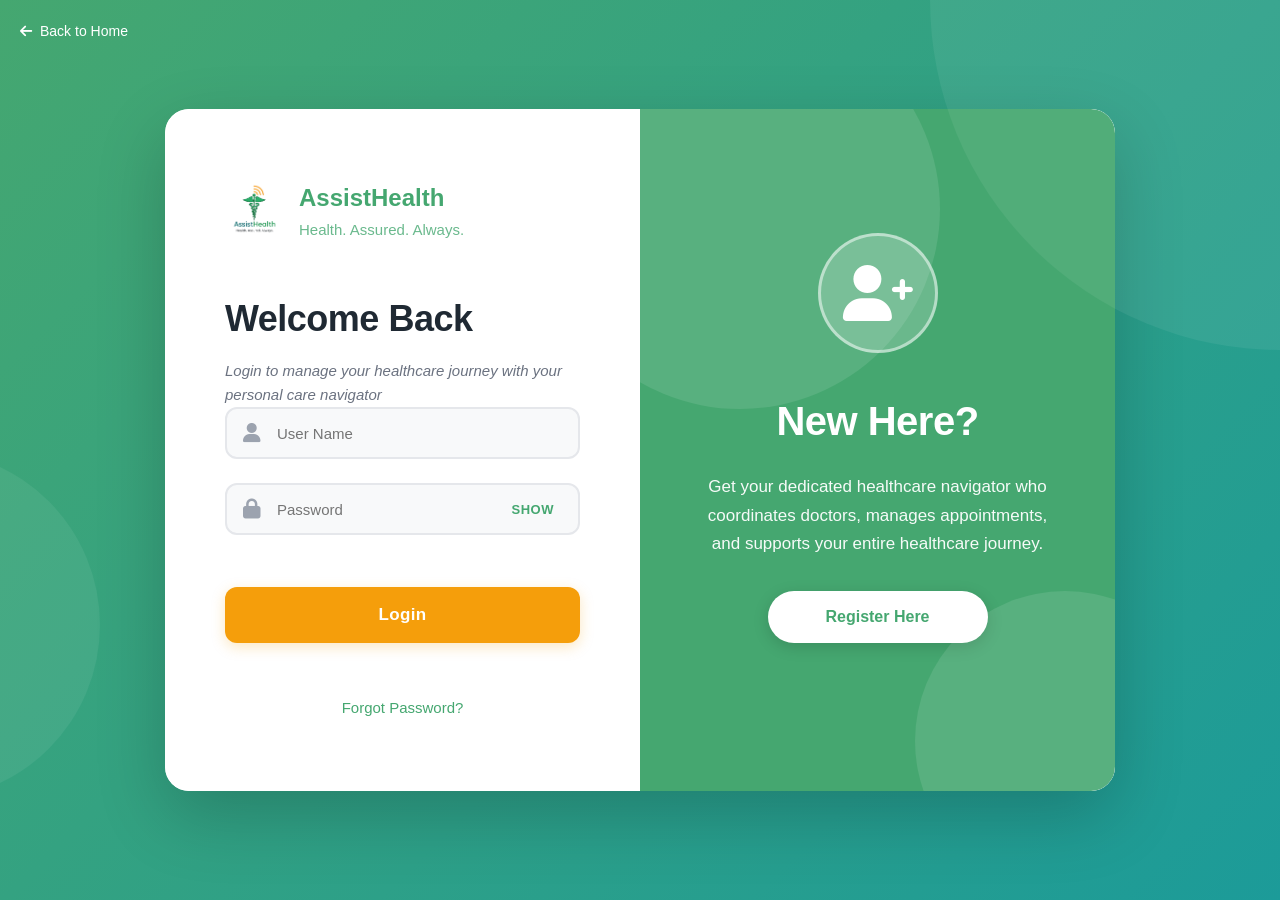
<file: minimal-login.html>
<!DOCTYPE html>
<html lang="en">
<head>
    <meta charset="UTF-8">
    <meta name="viewport" content="width=device-width, initial-scale=1.0">
    <title>Login - AssistHealth</title>
    <!-- Favicon and Touch Icons -->
    <link rel="apple-touch-icon" sizes="180x180" href="images/apple-touch-icon.png">
    <link rel="icon" type="image/png" sizes="32x32" href="images/favicon-32x32.png">
    <link rel="icon" type="image/png" sizes="16x16" href="images/favicon-16x16.png">
    <link rel="shortcut icon" type="image/x-icon" href="images/favicon.ico">
    <link rel="manifest" href="images/site.webmanifest">
    <meta name="theme-color" content="#45A770">
    <link rel="stylesheet" href="css/style.css">
    <link rel="stylesheet" href="https://cdnjs.cloudflare.com/ajax/libs/font-awesome/6.0.0/css/all.min.css">
</head>
<body>
    <div class="minimal-login-page">
        <!-- Back to Home Link -->
        <a href="index.html" class="back-to-home">
            <i class="fas fa-arrow-left"></i> Back to Home
        </a>

        <!-- Main Container -->
        <div class="main-container">
            <!-- Left Panel - Login Form -->
            <div class="left-panel">
                <div class="login-content">
                    <!-- Logo + Brand -->
                    <div class="brand-header">
                        <img src="images/AH1.png" alt="AssistHealth Logo" class="logo-img">
                        <div class="brand-text">
                            <span class="logo-name">AssistHealth</span>
                            <span class="tagline">Health. Assured. Always.</span>
                        </div>
                    </div>

                    <!-- Welcome Text -->
                    <div class="welcome-text">
                        <h1>Welcome Back</h1>
                        <p class="login-journey-text">Login to manage your healthcare journey with your personal care navigator</p>
                    </div>

                    <!-- Login Form -->
                    <form class="login-form" id="loginFormMinimal">
                        <!-- Username Input -->
                        <div class="input-group">
                            <div class="input-with-icon">
                                <i class="fas fa-user"></i>
                                <input type="text" id="username" name="username" placeholder="User Name" required aria-label="Username">
                            </div>
                        </div>

                        <!-- Password Input -->
                        <div class="input-group">
                            <div class="input-with-icon">
                                <i class="fas fa-lock"></i>
                                <input type="password" id="password" name="password" placeholder="Password" required aria-label="Password">
                                <button type="button" class="show-password" id="showPassword" aria-label="Show password">
                                    SHOW
                                </button>
                            </div>
                        </div>

                        <!-- Login Button -->
                        <button type="submit" class="login-btn" aria-label="Login to your account">Login</button>

                        <!-- Forgot Password Link -->
                        <div class="forgot-password-link">
                            <a href="#" id="forgotPasswordMinimal">Forgot Password?</a>
                        </div>
                    </form>
                </div>
            </div>

            <!-- Right Panel - Registration Prompt -->
            <div class="right-panel">
                <div class="registration-content">
                    <!-- Icon -->
                    <div class="reg-icon">
                        <i class="fas fa-user-plus"></i>
                    </div>

                    <!-- Heading -->
                    <h2>New Here?</h2>

                    <!-- Description -->
                    <p>Get your dedicated healthcare navigator who coordinates doctors, manages appointments, and supports your entire healthcare journey.</p>

                    <!-- Register Button -->
                    <button class="register-btn" id="registerTrigger" aria-label="Register for an account">Register Here</button>
                </div>
            </div>
        </div>

        <!-- Registration Modal -->
        <div class="modal-overlay" id="registrationModalMinimal" style="display: none;">
            <div class="modal-container">
                <button class="modal-close" id="modalCloseMinimal">&times;</button>
                
                <div class="modal-header">
                    <h2>Create Your Account</h2>
                    <p>Join our healthcare platform today</p>
                </div>

                <form class="registration-form" id="registrationFormMinimal">
                    <div class="form-row">
                        <div class="form-group">
                            <label for="firstNameMinimal">First Name *</label>
                            <input type="text" id="firstNameMinimal" name="firstName" required>
                        </div>
                        <div class="form-group">
                            <label for="lastNameMinimal">Last Name *</label>
                            <input type="text" id="lastNameMinimal" name="lastName" required>
                        </div>
                    </div>

                    <div class="form-group">
                        <label for="regEmailMinimal">Email Address *</label>
                        <div class="input-with-icon">
                            <i class="fas fa-envelope"></i>
                            <input type="email" id="regEmailMinimal" name="regEmail" required>
                        </div>
                    </div>

                    <div class="form-group">
                        <label for="regPasswordMinimal">Password *</label>
                        <div class="input-with-icon">
                            <i class="fas fa-lock"></i>
                            <input type="password" id="regPasswordMinimal" name="regPassword" required>
                            <button type="button" class="show-password" id="showRegPassword">
                                SHOW
                            </button>
                        </div>
                    </div>

                    <div class="form-group">
                        <label for="confirmPasswordMinimal">Confirm Password *</label>
                        <div class="input-with-icon">
                            <i class="fas fa-lock"></i>
                            <input type="password" id="confirmPasswordMinimal" name="confirmPassword" required>
                            <button type="button" class="show-password" id="showConfirmPassword">
                                SHOW
                            </button>
                        </div>
                    </div>

                    <button type="submit" class="register-btn-modal">Create Account</button>

                    <div class="modal-footer">
                        <p>Already have an account? <a href="#" id="loginFromModalMinimal">Login</a></p>
                    </div>
                </form>
            </div>
        </div>

        <!-- Forgot Password Modal -->
        <div class="modal-overlay" id="forgotPasswordModal" style="display: none;">
            <div class="modal-container">
                <button class="modal-close" id="forgotPasswordClose">&times;</button>
                
                <div class="modal-header">
                    <h2>Reset Your Password</h2>
                    <p>Enter your email and we'll send you a reset link</p>
                </div>

                <form class="forgot-password-form" id="forgotPasswordFormMinimal">
                    <div class="form-group">
                        <label for="forgotEmailMinimal">Email Address</label>
                        <div class="input-with-icon">
                            <i class="fas fa-envelope"></i>
                            <input type="email" id="forgotEmailMinimal" name="forgotEmail" placeholder="Enter your registered email" required>
                        </div>
                    </div>

                    <button type="submit" class="reset-btn">Send Reset Link</button>

                    <div class="modal-footer">
                        <p><a href="#" id="backToLoginMinimal">← Back to Login</a></p>
                    </div>
                </form>
            </div>
        </div>

        <!-- Loading Overlay -->
        <div class="loading-overlay" id="loadingOverlayMinimal" style="display: none;">
            <div class="loading-content">
                <i class="fas fa-spinner fa-spin"></i>
                <p>Logging you in...</p>
            </div>
        </div>

        <!-- Success Overlay -->
        <div class="success-overlay" id="successOverlayMinimal" style="display: none;">
            <div class="success-content">
                <i class="fas fa-check-circle"></i>
                <h3>Login Successful!</h3>
                <p>Redirecting to dashboard...</p>
            </div>
        </div>

        <!-- Error Message -->
        <div class="error-message" id="errorMessage" style="display: none;">
            Invalid username or password
        </div>
    </div>

    <script src="js/script.js"></script>
</body>
</html>
</file>
<file: css/style.css>
/* CSS Variables */
:root {
    --teal-green: #45A770;
    --deep-teal: #1C9B99;
    --orange: #F59E0B;
    --dark-charcoal: #1F2933;
    --warm-grey: #6B7280;
    --soft-blue: #EAF6F6;
    --white: #FFFFFF;
    --light-grey: #F3F4F6;
    --border-color: #D1D5DB;
}

/* Reset */
* {
    margin: 0;
    padding: 0;
    box-sizing: border-box;
}

html {
    scroll-behavior: smooth;
}

body {
    font-family: 'Inter', -apple-system, BlinkMacSystemFont, 'Segoe UI', sans-serif;
    font-size: 16px;
    line-height: 1.6;
    color: var(--warm-grey);
    background: var(--white);
}

.container {
    max-width: 1200px;
    margin: 0 auto;
    padding: 0 24px;
}

/* Header */
.header {
    background: white;
    box-shadow: 0 4px 20px rgba(0, 0, 0, 0.08);
    position: sticky;
    top: 0;
    z-index: 1000;
    padding: 16px 0;
    border-radius: 16px;
    margin: 12px;
    margin-top: 16px;
}

.header-content {
    display: flex;
    justify-content: space-between;
    align-items: center;
}

.logo-container {
    display: flex;
    align-items: center;
    gap: 12px;
    padding: 8px 16px;
    border-radius: 50px;
    background: rgba(69, 167, 112, 0.1);
}

.logo {
    height: 40px;
    width: auto;
}

.logo-text {
    font-size: 20px;
    font-weight: 600;
    color: var(--teal-green);
}

.nav-list {
    display: flex;
    list-style: none;
    gap: 8px;
    margin: 0;
    padding: 0;
}

.nav-list a {
    text-decoration: none;
    color: var(--dark-charcoal);
    font-weight: 500;
    font-size: 15px;
    padding: 8px 20px;
    border-radius: 50px;
    transition: all 0.3s ease;
    white-space: nowrap;
    position: relative;
}

.nav-list a:hover {
    color: var(--teal-green);
    background: rgba(69, 167, 112, 0.1);
    border-radius: 50px;
    padding: 8px 20px;
}

.nav-list a.active {
    color: white;
    background: var(--teal-green);
    border-radius: 50px;
    padding: 8px 20px;
    box-shadow: 0 4px 12px rgba(69, 167, 112, 0.3);
}

.nav-list a.active::after {
    content: '';
    position: absolute;
    bottom: 0;
    left: 0;
    right: 0;
    height: 2px;
    background: var(--teal-green);
    border-radius: 50px;
}

.header-buttons {
    display: flex;
    gap: 12px;
    align-items: center;
}

.header-btn-primary {
    background: var(--orange);
    color: white;
    border: 2px solid var(--orange);
    padding: 10px 24px;
    border-radius: 50px;
    font-weight: 600;
    text-decoration: none;
    transition: all 0.3s ease;
    cursor: pointer;
    font-size: 15px;
    box-shadow: 0 4px 12px rgba(245, 158, 11, 0.3);
}

.header-btn-primary:hover {
    background: white;
    color: var(--orange);
    border-color: var(--orange);
    transform: translateY(-2px);
    box-shadow: 0 6px 16px rgba(245, 158, 11, 0.4);
}

.header-btn-secondary {
    background: transparent;
    color: var(--teal-green);
    border: 2px solid var(--teal-green);
    padding: 10px 24px;
    border-radius: 50px;
    font-weight: 600;
    text-decoration: none;
    transition: all 0.3s ease;
    cursor: pointer;
    font-size: 15px;
}

.header-btn-secondary:hover {
    background: var(--teal-green);
    color: white;
    transform: translateY(-2px);
}

.mobile-menu-toggle {
    display: none;
    flex-direction: column;
    gap: 4px;
    background: rgba(69, 167, 112, 0.1);
    border: 2px solid var(--teal-green);
    cursor: pointer;
    width: 44px;
    height: 44px;
    border-radius: 50%;
    align-items: center;
    justify-content: center;
    transition: all 0.3s ease;
}

.mobile-menu-toggle:hover {
    background: var(--teal-green);
    transform: scale(1.05);
}

.mobile-menu-toggle span {
    width: 20px;
    height: 2px;
    background: var(--teal-green);
    transition: 0.3s;
}

.mobile-menu-toggle.open span:nth-child(1) {
    transform: rotate(45deg) translate(5px, 5px);
}

.mobile-menu-toggle.open span:nth-child(2) {
    opacity: 0;
}

.mobile-menu-toggle.open span:nth-child(3) {
    transform: rotate(-45deg) translate(5px, -5px);
}

/* Buttons */
.btn {
    display: inline-block;
    padding: 12px 24px;
    border-radius: 8px;
    font-weight: 600;
    text-decoration: none;
    border: 2px solid transparent;
    transition: all 0.3s;
    cursor: pointer;
    font-size: 16px;
}

.btn-primary {
    background: var(--orange);
    color: var(--white);
    border-color: var(--orange);
}

.btn-primary:hover {
    background: #D97706;
    border-color: #D97706;
    transform: translateY(-2px);
}

.btn-secondary {
    background: var(--white);
    color: var(--teal-green);
    border-color: var(--teal-green);
}

.btn-secondary:hover {
    background: var(--teal-green);
    color: var(--white);
    transform: translateY(-2px);
}

.btn-large {
    padding: 16px 40px;
    font-size: 18px;
    border-radius: 12px;
}

/* Hero Section */
.hero {
    background: radial-gradient(circle at 70% 30%, #e8f5ee 0%, #ffffff 75%) !important;
    padding: 70px 0;
    width: 100%;
    position: relative;
    overflow: hidden;
}

.hero::after {
    content: '';
    position: absolute;
    bottom: -50px;
    left: 0;
    width: 100%;
    height: 100px;
    background: white;
    border-radius: 50% / 100%;
    border-bottom-left-radius: 0;
    border-bottom-right-radius: 0;
    z-index: 1;
}

.hero .container {
    background: transparent !important;
}

.hero-content {
    display: grid;
    grid-template-columns: 1.1fr 0.9fr;
    align-items: center;
    gap: 40px;
}

.hero-pre-title {
    font-size: 24px;
    color: #4b5563;
    margin-bottom: 8px;
    font-weight: 500;
}

.hero h1 {
    font-size: 38px;
    font-weight: 700;
    color: #1e3a3a;
    line-height: 1.2;
    margin-bottom: 20px;
    white-space: nowrap;
}

.hero-subheading {
    margin-bottom: 30px;
}

.hero-feature {
    font-size: 28px;
    color: #374151;
    font-weight: 400;
    margin-bottom: 8px;
}

.hero-desc {
    font-size: 26px;
    color: #6b7280;
    font-weight: 400;
}



.hero-buttons {
    display: flex;
    gap: 16px;
}

.hero-visual {
    flex: 1;
    display: flex;
    justify-content: center;
}

.hero-icon-circle {
    width: 300px;
    height: 300px;
    background: linear-gradient(135deg, var(--teal-green), var(--deep-teal));
    border-radius: 50%;
    display: flex;
    align-items: center;
    justify-content: center;
    box-shadow: 0 20px 40px rgba(0, 0, 0, 0.1);
}

.hero-icon-circle i {
    font-size: 120px;
    color: var(--white);
}

.hero-image {
    display: flex;
    justify-content: center;
    align-items: center;
    position: relative;
    z-index: 2;
}

.hero-image img {
    width: 580px;
    max-width: 100%;
    height: auto;
    filter: drop-shadow(0 20px 45px rgba(0, 0, 0, 0.10));
}

/* Healthcare Coordination Section */
.healthcare-coordination {
    background: var(--soft-blue);
    padding: 60px 0;
}

.healthcare-coordination .section-title {
    text-align: center;
    margin-bottom: 20px;
}

.healthcare-coordination .section-subtitle {
    text-align: center;
    font-size: 22px;
    color: var(--teal-green);
    font-weight: 600;
    margin-bottom: 40px;
}

.coordination-grid {
    display: grid;
    grid-template-columns: repeat(auto-fit, minmax(300px, 1fr));
    gap: 24px;
    margin-bottom: 40px;
}

.coordination-item {
    display: flex;
    gap: 16px;
    align-items: flex-start;
    padding: 20px;
    border-radius: 12px;
    background: var(--white);
    transition: transform 0.3s, box-shadow 0.3s;
}

.coordination-item:hover {
    transform: translateY(-5px);
    box-shadow: 0 10px 20px rgba(0, 0, 0, 0.08);
}

.coordination-icon {
    background: var(--teal-green);
    width: 50px;
    height: 50px;
    border-radius: 50%;
    display: flex;
    align-items: center;
    justify-content: center;
    flex-shrink: 0;
    margin-top: 3px;
}

.coordination-icon i {
    color: white;
    font-size: 20px;
}

.coordination-text p {
    margin: 0;
    color: var(--dark-charcoal);
    font-size: 16px;
    line-height: 1.6;
}

.coordination-description {
    max-width: 800px;
    margin: 0 auto;
    text-align: center;
}

.coordination-description p {
    font-size: 18px;
    color: var(--warm-grey);
    line-height: 1.7;
}

/* Section Divider */
.section-divider {
    padding: 20px 0;
    display: flex;
    justify-content: center;
    align-items: center;
}

.divider-line {
    width: 100%;
    height: 1px;
    background: linear-gradient(to right, transparent, var(--teal-green), transparent);
}

/* Who We Are */
.who-we-are {
    background: var(--white);
    padding: 80px 0;
}

.who-content {
    max-width: 800px;
    margin: 0 auto;
    text-align: center;
}

.who-content h2 {
    font-size: 36px;
    font-weight: 700;
    color: var(--dark-charcoal);
    margin-bottom: 20px;
}

.underline {
    width: 60px;
    height: 4px;
    background: var(--teal-green);
    margin: 0 auto 32px;
}

.who-content p {
    font-size: 20px;
    color: var(--warm-grey);
    line-height: 1.8;
    margin-bottom: 24px;
}

.highlight-text {
    font-weight: 600;
    color: var(--dark-charcoal);
}

/* Services Section */
.services {
    background: #e6f7ee;
    /* Soft mint background */
    padding: 100px 0;
}

.services-journey-grid {
    display: grid;
    grid-template-columns: repeat(3, 1fr);
    gap: 25px;
    margin-top: 40px;
}

.service-journey-column {
    background: var(--white);
    border-radius: 12px;
    /* Reduced radius for cleaner look */
    padding: 24px;
    /* Reduced padding for compactness */
    box-shadow: 0 4px 12px rgba(0, 0, 0, 0.06);
    /* Lighter shadow */
    transition: transform 0.2s, box-shadow 0.2s;
    display: flex;
    flex-direction: column;
    height: 100%;
    min-height: 350px;
    /* Reduced height for more compact cards */
}

.service-journey-column:hover {
    transform: translateY(-3px);
    box-shadow: 0 8px 16px rgba(0, 0, 0, 0.08);
}

.service-journey-column h3 {
    font-size: 18px;
    /* Reduced font size */
    font-weight: 600;
    color: var(--teal-green);
    margin: 0 0 16px 0;
    /* Reduced margin */
    padding-bottom: 12px;
    border-bottom: 1px solid var(--border-color);
    /* Lighter divider */
    flex-shrink: 0;
}

.service-list {
    list-style: none;
    padding: 0;
    margin: 0;
    flex-grow: 1;
}

.service-list li {
    padding: 8px 0;
    /* Reduced padding */
    color: var(--dark-charcoal);
    font-size: 15px;
    /* Reduced text size */
    position: relative;
    padding-left: 28px;
    /* Reduced padding */
    display: flex;
    align-items: flex-start;
    gap: 10px;
    /* Reduced gap */
    line-height: 1.5;
    /* Tighter line height */
    flex-shrink: 0;
    border-bottom: 1px solid rgba(0, 0, 0, 0.03);
    /* Light divider */
}

.service-list li:last-child {
    border-bottom: none;
    /* Remove divider from last item */
}

.service-list li i {
    color: var(--teal-green);
    font-size: 18px;
    /* Smaller icons */
    min-width: 20px;
    flex-shrink: 0;
    margin-top: 2px;
}

@media (max-width: 768px) {
    .services-journey-grid {
        grid-template-columns: 1fr;
        gap: 20px;
    }

    .service-journey-column {
        min-height: auto;
    }
}

.service-journey-row {
    margin-top: 30px;
    width: 100%;
}

.service-row-content {
    background: var(--white);
    border-radius: 12px;
    padding: 30px;
    box-shadow: 0 4px 12px rgba(0, 0, 0, 0.06);
    transition: transform 0.2s, box-shadow 0.2s;
    display: flex;
    flex-direction: column;
    align-items: center;
    text-align: center;
}

.service-row-content:hover {
    transform: translateY(-3px);
    box-shadow: 0 8px 16px rgba(0, 0, 0, 0.08);
}

.service-row-header {
    display: flex;
    align-items: center;
    gap: 15px;
    margin-bottom: 20px;
    border-bottom: 1px solid var(--border-color);
    padding-bottom: 15px;
    width: 100%;
    justify-content: center;
}

.service-row-header i {
    color: var(--teal-green);
    font-size: 24px;
}

.service-row-header h3 {
    font-size: 20px;
    font-weight: 600;
    color: var(--teal-green);
    margin: 0;
}

.service-list-horizontal {
    list-style: none;
    padding: 0;
    margin: 0 0 20px 0;
    display: flex;
    flex-wrap: wrap;
    justify-content: center;
    gap: 30px;
    width: 100%;
}

.service-list-horizontal li {
    display: flex;
    align-items: center;
    gap: 10px;
    color: var(--dark-charcoal);
    font-size: 16px;
    font-weight: 500;
    text-align: left;
    /* Ensure text is left aligned within flex item */
}

.service-list-horizontal li i {
    color: var(--teal-green);
    font-size: 18px;
}

.service-row-footer {
    font-size: 16px;
    color: var(--warm-grey);
    font-style: italic;
    margin: 0;
}

@media (max-width: 768px) {
    .service-list-horizontal {
        flex-direction: column;
        align-items: flex-start;
        gap: 12px;
        padding-left: 10%;
        /* Better centering feel for the list */
        margin-left: auto;
        margin-right: auto;
        width: fit-content;
        /* Allow the list to be centered as a block */
    }

    .service-row-header {
        flex-direction: column;
        text-align: center;
    }
}

.section-title {
    font-size: 36px;
    font-weight: 700;
    color: var(--dark-charcoal);
    text-align: center;
    margin-bottom: 48px;
}

.carousel-container {
    position: relative;
    display: flex;
    align-items: center;
    max-width: 100%;
    overflow: hidden;
    margin: 0 auto;
    padding: 0 10px;
}

.services-carousel {
    flex: 1;
    overflow: hidden;
    position: relative;
    width: 100%;
}

.services-grid {
    display: flex;
    gap: 24px;
    width: max-content;
    margin: 0;
    padding: 0;
    height: auto;
    align-items: stretch;
    animation: scroll 30s linear infinite;
}

.services-grid:hover {
    animation-play-state: paused;
}

@keyframes scroll {
    0% {
        transform: translateX(0);
    }

    100% {
        transform: translateX(calc(-324px * 8));
        /* 300px card width + 24px gap, multiplied by original number of cards */
    }
}

@media (min-width: 768px) {
    .carousel-container {
        padding: 0 20px;
    }

    .carousel-arrow {
        width: 60px;
        height: 60px;
    }
}

@media (min-width: 1024px) {
    .carousel-container {
        padding: 0 30px;
    }

    .carousel-arrow {
        width: 60px;
        height: 60px;
    }
}

.service-card {
    background: var(--white);
    border-radius: 12px;
    padding: 24px;
    box-shadow: 0 4px 6px rgba(0, 0, 0, 0.05);
    transition: transform 0.3s, box-shadow 0.3s;
    min-height: 280px;
    display: flex;
    flex-direction: column;
    flex-shrink: 0;
    width: 300px;
}

.service-card:hover {
    transform: translateY(-5px);
    box-shadow: 0 10px 20px rgba(0, 0, 0, 0.1);
}

.service-icon {
    width: 60px;
    height: 60px;
    background: var(--soft-blue);
    border-radius: 50%;
    display: flex;
    align-items: center;
    justify-content: center;
    margin-bottom: 24px;
}

.service-icon i {
    font-size: 32px;
    color: var(--teal-green);
}

.service-card h3 {
    font-size: 18px;
    font-weight: 600;
    color: var(--dark-charcoal);
    margin-bottom: 12px;
}

.service-summary {
    font-size: 14px;
    color: var(--warm-grey);
    line-height: 1.6;
    margin-bottom: 16px;
}

.view-more-btn {
    background: none;
    border: none;
    color: var(--teal-green);
    font-weight: 600;
    font-size: 14px;
    text-decoration: underline;
    cursor: pointer;
    display: flex;
    align-items: center;
    gap: 6px;
    padding: 0;
    transition: color 0.3s;
}

.view-more-btn:hover {
    color: var(--deep-teal);
}

.view-more-btn i {
    transition: transform 0.3s;
}

.service-details {
    max-height: 0;
    overflow: hidden;
    transition: max-height 0.3s ease;
}

.service-details.active {
    max-height: 300px;
    margin-top: 16px;
}

.service-details ul {
    list-style: none;
    padding: 0;
}

.service-details li {
    padding: 8px 0;
    color: var(--warm-grey);
    display: flex;
    align-items: center;
    gap: 10px;
}

.service-details li i {
    color: var(--teal-green);
    font-size: 14px;
}

/* How It Works */
.how-it-works {
    background: #f4fdf8;
    /* Distinct light mint background */
    padding: 100px 0;
    border-top: 1px solid rgba(69, 167, 112, 0.05);
}

.section-subtitle {
    text-align: center;
    font-size: 18px;
    color: var(--warm-grey);
    margin-bottom: 60px;
}

.process-flow {
    display: grid;
    grid-template-columns: repeat(4, 1fr);
    gap: 40px;
    position: relative;
    margin-bottom: 48px;
}

.process-flow::before {
    content: '';
    position: absolute;
    top: 30px;
    left: 10%;
    right: 10%;
    height: 3px;
    background: var(--teal-green);
    z-index: 0;
}

.process-step {
    text-align: center;
    position: relative;
    z-index: 1;
}

.step-number {
    width: 60px;
    height: 60px;
    background: var(--teal-green);
    color: var(--white);
    border-radius: 50%;
    display: flex;
    align-items: center;
    justify-content: center;
    font-size: 24px;
    font-weight: 700;
    margin: 0 auto 24px;
    border: 4px solid var(--white);
    box-shadow: 0 4px 10px rgba(0, 0, 0, 0.1);
}

.step-icon {
    font-size: 40px;
    color: var(--deep-teal);
    margin-bottom: 16px;
}

.process-step h3 {
    font-size: 20px;
    font-weight: 600;
    color: var(--dark-charcoal);
    margin-bottom: 12px;
}

.process-step p {
    font-size: 16px;
    color: var(--warm-grey);
    line-height: 1.6;
}

.process-cta {
    text-align: center;
}



/* Responsive */
@media (max-width: 768px) {

    .nav,
    .header-buttons {
        display: none;
    }

    .mobile-menu-toggle {
        display: flex;
    }

    .hero-content {
        grid-template-columns: 1fr;
        text-align: center;
    }

    .hero h1 {
        font-size: 32px;
    }

    .hero-buttons {
        flex-direction: column;
        width: 100%;
    }

    .hero-buttons .btn {
        width: 100%;
    }

    .hero-image {
        justify-content: center;
        margin-top: 40px;
    }

    .hero-image img {
        width: 340px;
    }

    .trust-grid {
        grid-template-columns: 1fr;
        gap: 32px;
    }

    .services-grid {
        gap: 20px;
    }

    .process-flow {
        grid-template-columns: 1fr;
    }

    .process-flow::before {
        display: none;
    }
}

@media (max-width: 1024px) and (min-width: 769px) {
    .services-grid {
        gap: 20px;
    }
}

@media (max-width: 768px) {
    .testimonials-track {
        animation: scroll 40s linear infinite;
    }

    .testimonial-card {
        width: 320px;
        height: 300px;
        padding: 24px;
    }

    .fade-left,
    .fade-right {
        width: 50px;
    }
}

/* Footer */
.footer {
    background: var(--dark-charcoal);
    color: var(--light-grey);
    padding: 60px 0 0;
}

.footer-content {
    display: grid;
    grid-template-columns: repeat(4, 1fr);
    gap: 48px;
    padding-bottom: 48px;
    border-bottom: 1px solid var(--border-color);
}

/* Footer Column */
.footer-column {
    min-width: 0;
    /* Allows flex items to shrink below their content size */
}

/* Adjust first column for more content */
.footer-column:nth-child(1) {
    display: flex;
    flex-direction: column;
}

.footer-column:nth-child(1) .social-links {
    align-self: flex-start;
}

.footer-logo {
    display: flex;
    align-items: center;
    gap: 12px;
    margin-bottom: 20px;
}

.footer-logo img {
    height: 40px;
    width: auto;
}

.footer-logo span {
    font-size: 22px;
    font-weight: 600;
    color: var(--white);
}

.footer-tagline {
    font-size: 14px;
    line-height: 1.6;
    color: var(--warm-grey);
    margin-bottom: 24px;
}

.social-links {
    display: flex;
    gap: 12px;
}

.social-links a {
    width: 40px;
    height: 40px;
    background: rgba(255, 255, 255, 0.1);
    border-radius: 50%;
    display: flex;
    align-items: center;
    justify-content: center;
    color: var(--white);
    transition: all 0.3s;
    text-decoration: none;
}

.social-links a:hover {
    background: var(--teal-green);
    transform: translateY(-3px);
}

/* Footer Columns - Links */
.footer-column h3 {
    color: var(--white);
    font-size: 18px;
    font-weight: 600;
    margin-bottom: 20px;
}

.footer-column ul {
    list-style: none;
    padding: 0;
}

.footer-column ul li {
    margin-bottom: 12px;
}

.footer-column ul li a {
    color: var(--light-grey);
    text-decoration: none;
    font-size: 14px;
    transition: color 0.3s;
}

.footer-column ul li a:hover {
    color: var(--teal-green);
    padding-left: 5px;
}

/* Footer Contact Info */
.contact-info {
    display: flex;
    flex-direction: column;
    gap: 20px;
}

.contact-item {
    display: flex;
    gap: 12px;
    align-items: flex-start;
}

.contact-item i {
    font-size: 18px;
    color: var(--teal-green);
    margin-top: 3px;
    min-width: 20px;
}

.contact-item p,
.contact-item a {
    font-size: 14px;
    line-height: 1.6;
    color: var(--light-grey);
    text-decoration: none;
}

.contact-item a:hover {
    color: var(--teal-green);
}

/* Footer Bottom */
.footer-bottom {
    display: flex;
    justify-content: space-between;
    align-items: center;
    padding: 24px 0;
    flex-wrap: wrap;
    gap: 16px;
}

.footer-bottom p {
    color: var(--warm-grey);
    font-size: 14px;
    margin: 0;
}

.footer-links {
    display: flex;
    align-items: center;
    gap: 16px;
    flex-wrap: wrap;
}

.footer-links a {
    color: var(--light-grey);
    text-decoration: none;
    font-size: 14px;
    transition: color 0.3s;
}

.footer-links a:hover {
    color: var(--teal-green);
}

.footer-links .separator {
    color: var(--warm-grey);
}

/* Back to Top Button */
.back-to-top {
    position: fixed;
    bottom: 30px;
    right: 30px;
    width: 50px;
    height: 50px;
    background: var(--teal-green);
    color: var(--white);
    border: none;
    border-radius: 50%;
    cursor: pointer;
    display: flex;
    align-items: center;
    justify-content: center;
    font-size: 20px;
    box-shadow: 0 4px 12px rgba(0, 0, 0, 0.2);
    opacity: 0;
    visibility: hidden;
    transition: all 0.3s;
    z-index: 999;
}

.back-to-top.visible {
    opacity: 1;
    visibility: visible;
}

.back-to-top:hover {
    background: var(--deep-teal);
    transform: translateY(-5px);
}

/* Footer Responsive */
@media (max-width: 1024px) {
    .footer-content {
        grid-template-columns: repeat(2, 1fr);
        gap: 40px;
    }
}

@media (max-width: 768px) {
    .footer-content {
        grid-template-columns: 1fr;
        gap: 32px;
    }

    .footer-bottom {
        flex-direction: column;
        text-align: center;
    }

    .footer-links {
        justify-content: center;
    }

    .back-to-top {
        bottom: 20px;
        right: 20px;
        width: 45px;
        height: 45px;
    }
}

/* Why Choose AssistHealth Section */
.why-choose {
    background: var(--white);
    padding: 80px 0;
}

.differentiators-grid {
    display: grid;
    grid-template-columns: repeat(2, 1fr);
    gap: 32px;
    margin-top: 48px;
}

.differentiator-card {
    background: var(--soft-blue);
    border-radius: 12px;
    padding: 40px;
    text-align: center;
    transition: transform 0.3s, box-shadow 0.3s;
}

.differentiator-card:hover {
    transform: translateY(-5px);
    box-shadow: 0 10px 20px rgba(0, 0, 0, 0.1);
}

.card-icon {
    width: 90px;
    height: 90px;
    background: var(--white);
    border-radius: 50%;
    display: flex;
    align-items: center;
    justify-content: center;
    margin: 0 auto 24px;
}

.card-icon i {
    font-size: 56px;
    color: var(--teal-green);
}

.differentiator-card h3 {
    font-size: 22px;
    font-weight: 600;
    color: var(--dark-charcoal);
    margin-bottom: 16px;
}

.differentiator-card p {
    font-size: 16px;
    color: var(--warm-grey);
    line-height: 1.7;
    margin: 0;
}

/* Responsive */
@media (max-width: 768px) {
    .differentiators-grid {
        grid-template-columns: 1fr;
    }
}

/* Testimonials Section */
.testimonials {
    background: var(--soft-blue);
    padding: 80px 0;
    position: relative;
    overflow: hidden;
}

.testimonials .section-subtitle {
    text-align: center;
    font-size: 18px;
    color: var(--warm-grey);
    margin-bottom: 60px;
}

.testimonials-container {
    position: relative;
    overflow: hidden;
    padding: 20px 0;
    margin: 0 auto;
    width: 100%;
}

.testimonials-track {
    display: flex;
    width: max-content;
    animation: scroll 30s linear infinite;
}

.testimonials-track:hover {
    animation-play-state: paused;
}

.testimonial-card {
    width: 450px;
    height: 280px;
    background: var(--white);
    border-radius: 16px;
    padding: 30px;
    margin-right: 32px;
    position: relative;
    box-shadow: 0 4px 15px rgba(0, 0, 0, 0.08);
    transition: transform 0.3s;
    display: flex;
    flex-direction: column;
}

.testimonial-card:hover {
    transform: scale(1.02);
}

.testimonial-card::before {
    content: "\201C";
    position: absolute;
    top: 10px;
    left: 20px;
    font-size: 80px;
    color: var(--teal-green);
    opacity: 0.05;
    font-family: serif;
    line-height: 1;
    z-index: 0;
}

.testimonial-rating {
    display: flex;
    gap: 4px;
    margin-bottom: 16px;
    position: relative;
    z-index: 1;
}

.testimonial-rating i {
    color: #FFB800;
    font-size: 16px;
}

.testimonial-quote {
    font-size: 16px;
    font-style: italic;
    color: var(--dark-charcoal);
    line-height: 1.7;
    margin: 0 0 20px;
    position: relative;
    z-index: 1;
    flex-grow: 1;
}

.testimonial-author {
    position: relative;
    z-index: 1;
    display: flex;
    align-items: center;
    font-size: 16px;
    font-weight: 600;
    color: var(--dark-charcoal);
}

.author-name {
    font-weight: 600;
    color: var(--dark-charcoal);
}

.author-separator {
    color: var(--warm-grey);
    margin: 0 6px;
}

.author-location {
    font-size: 14px;
    color: var(--warm-grey);
    font-weight: normal;
}

.fade-left,
.fade-right {
    position: absolute;
    top: 0;
    height: 100%;
    width: 100px;
    z-index: 2;
    pointer-events: none;
}

.fade-left {
    left: 0;
    background: linear-gradient(to right, white, transparent);
}

.fade-right {
    right: 0;
    background: linear-gradient(to left, white, transparent);
}

@keyframes scroll {
    0% {
        transform: translateX(0);
    }

    100% {
        transform: translateX(-50%);
    }
}



/* Membership Plans Section */
.membership-plans {
    background: var(--white);
    padding: 80px 0;
}

.plans-grid {
    display: grid;
    grid-template-columns: repeat(2, 1fr);
    gap: 32px;
    max-width: 850px;
    margin: 40px auto 0;
}

.plan-card {
    background: var(--white);
    border: 2px solid var(--border-color);
    border-radius: 16px;
    padding: 32px;
    position: relative;
    transition: border-color 0.3s, box-shadow 0.3s;
}

.plan-card:hover {
    border-color: var(--teal-green);
    box-shadow: 0 10px 30px rgba(0, 0, 0, 0.1);
}

.featured-plan {
    transform: scale(1.05);
    border-color: var(--teal-green);
}

.plan-badge {
    position: absolute;
    top: -12px;
    right: 24px;
    background: var(--orange);
    color: var(--white);
    padding: 8px 16px;
    border-radius: 20px;
    font-size: 14px;
    font-weight: 600;
    z-index: 1;
}

.teal-badge {
    background: var(--teal-green);
}

.plan-card h3 {
    font-size: 22px;
    font-weight: 600;
    color: var(--dark-charcoal);
    margin: 0 0 20px;
}

.plan-price {
    font-size: 40px;
    font-weight: 700;
    color: var(--teal-green);
    margin-bottom: 4px;
}

.plan-price span {
    font-size: 18px;
    font-weight: 400;
    color: var(--warm-grey);
}

.plan-subtext {
    font-size: 14px;
    color: var(--warm-grey);
    margin-bottom: 16px;
}

.plan-includes {
    font-size: 15px;
    color: var(--teal-green);
    font-weight: 500;
    margin: 16px 0;
    text-align: center;
    padding: 8px 0;
    border-top: 1px solid var(--border-color);
    border-bottom: 1px solid var(--border-color);
}

.plan-features {
    list-style: none;
    padding: 0;
    margin-bottom: 32px;
}

.plan-features li {
    font-size: 16px;
    color: var(--warm-grey);
    margin-bottom: 16px;
    display: flex;
    align-items: center;
    gap: 16px;
}

.plan-features li i {
    color: var(--teal-green);
    font-size: 18px;
}

.plan-card .btn {
    width: 100%;
    height: 56px;
    display: flex;
    align-items: center;
    justify-content: center;
}

/* Membership Plans Responsive */
@media (max-width: 768px) {
    .plans-grid {
        grid-template-columns: 1fr;
        gap: 32px;
        padding: 0 20px;
    }

    .featured-plan {
        transform: scale(1);
        /* Remove scale on mobile */
    }

    .plan-card {
        padding: 32px;
    }
}

/* Specialized Care Programs Section */
.specialized-care {
    background: var(--light-grey);
    padding: 60px 0;
}

.care-packages {
    display: grid;
    grid-template-columns: repeat(4, 1fr);
    gap: 24px;
    margin-top: 48px;
}

.care-package {
    background: var(--white);
    border-radius: 12px;
    padding: 28px;
    display: flex;
    flex-direction: column;
    transition: transform 0.3s, box-shadow 0.3s;
}

.care-package:hover {
    transform: translateY(-5px);
    box-shadow: 0 10px 20px rgba(0, 0, 0, 0.1);
}

.package-icon {
    width: 60px;
    height: 60px;
    background: var(--soft-blue);
    border-radius: 50%;
    display: flex;
    align-items: center;
    justify-content: center;
    margin-bottom: 16px;
}

.package-icon i {
    font-size: 40px;
    color: var(--teal-green);
}

.care-package h3 {
    font-size: 18px;
    font-weight: 600;
    color: var(--dark-charcoal);
    margin-bottom: 8px;
}

.care-package p {
    font-size: 14px;
    color: var(--warm-grey);
    line-height: 1.6;
    margin-bottom: 16px;
    flex-grow: 1;
}

.package-link {
    font-size: 14px;
    color: var(--teal-green);
    text-decoration: underline;
    align-self: flex-end;
}

.package-link:hover {
    color: var(--deep-teal);
}

/* Specialized Care Responsive */
@media (max-width: 1024px) and (min-width: 769px) {
    .care-packages {
        grid-template-columns: repeat(2, 1fr);
    }
}

@media (max-width: 768px) {
    .care-packages {
        grid-template-columns: 1fr;
    }
}

/* Mobile Menu */
.mobile-menu-overlay {
    position: fixed;
    top: 0;
    left: 0;
    width: 100%;
    height: 100%;
    background: rgba(0, 0, 0, 0.5);
    z-index: 1001;
    display: flex;
    justify-content: flex-end;
    align-items: center;
}

.mobile-menu-panel {
    width: 320px;
    height: 100%;
    background: white;
    box-shadow: -10px 0 30px rgba(0, 0, 0, 0.15);
    position: relative;
    display: flex;
    flex-direction: column;
    animation: slideInFromRight 0.3s ease;
}

@keyframes slideInFromRight {
    from {
        transform: translateX(100%);
    }

    to {
        transform: translateX(0);
    }
}

.mobile-menu-close {
    position: absolute;
    top: 20px;
    right: 20px;
    background: none;
    border: none;
    font-size: 24px;
    cursor: pointer;
    z-index: 1002;
    color: var(--dark-charcoal);
}

.mobile-menu-content {
    padding: 80px 24px 24px;
    display: flex;
    flex-direction: column;
    gap: 24px;
    overflow-y: auto;
}

.mobile-menu-logo {
    display: flex;
    align-items: center;
    gap: 12px;
    margin-bottom: 20px;
    padding: 12px 16px;
    border-radius: 50px;
    background: rgba(69, 167, 112, 0.1);
}

.mobile-menu-logo img {
    height: 40px;
    width: auto;
}

.mobile-menu-logo span {
    font-size: 20px;
    font-weight: 600;
    color: var(--teal-green);
}

.mobile-nav-list {
    display: flex;
    flex-direction: column;
    gap: 4px;
    padding: 4px;
    background: white;
    border-radius: 50px;
    margin: 0 12px;
}

.mobile-nav-link {
    display: block;
    padding: 12px 20px;
    font-size: 16px;
    color: var(--dark-charcoal);
    text-decoration: none;
    transition: all 0.3s ease;
    border-radius: 50px;
    margin: 0 4px;
}

.mobile-nav-link:hover {
    color: var(--teal-green);
    background: rgba(69, 167, 112, 0.1);
}

.mobile-nav-link.active {
    color: white;
    background: var(--teal-green);
    box-shadow: 0 4px 12px rgba(69, 167, 112, 0.3);
}

.mobile-menu-buttons {
    display: flex;
    flex-direction: column;
    gap: 12px;
    padding: 16px;
}

.mobile-menu-buttons .header-btn-primary,
.mobile-menu-buttons .header-btn-secondary {
    width: 100%;
    justify-content: center;
    display: flex;
    text-align: center;
}

.mobile-social-links {
    display: flex;
    justify-content: center;
    gap: 16px;
}

.mobile-social-links a {
    width: 40px;
    height: 40px;
    border-radius: 50%;
    display: flex;
    align-items: center;
    justify-content: center;
    background: var(--light-grey);
    color: var(--dark-charcoal);
    text-decoration: none;
    transition: all 0.3s;
}

.mobile-social-links a:hover {
    background: var(--teal-green);
    color: var(--white);
}

.mobile-contact-info {
    display: flex;
    align-items: center;
    gap: 12px;
    font-size: 16px;
    color: var(--dark-charcoal);
    padding: 16px 0;
    border-top: 1px solid var(--border-color);
    margin-top: 16px;
}

.mobile-contact-info i {
    color: var(--teal-green);
}

/* Hamburger Animation */
.mobile-menu-toggle.open span:nth-child(1) {
    transform: rotate(45deg) translate(5px, 5px);
}

.mobile-menu-toggle.open span:nth-child(2) {
    opacity: 0;
}

.mobile-menu-toggle.open span:nth-child(3) {
    transform: rotate(-45deg) translate(7px, -6px);
}

/* CTA Section */
.cta-section {
    background: linear-gradient(135deg, var(--teal-green), var(--deep-teal));
    padding: 100px 0;
    position: relative;
    overflow: hidden;
}

.cta-section::before {
    content: "";
    position: absolute;
    top: 0;
    left: 0;
    right: 0;
    bottom: 0;
    background: url("data:image/svg+xml,%3Csvg width='60' height='60' viewBox='0 0 60 60' xmlns='http://www.w3.org/2000/svg'%3E%3Cg fill='none' fill-rule='evenodd'%3E%3Cg fill='%23ffffff' fill-opacity='0.05'%3E%3Cpath d='M36 34v-4h-2v4h-4v2h4v4h2v-4h4v-2h-4zm0-30V0h-2v4h-4v2h4v4h2V6h4V4h-4zM6 34v-4H4v4H0v2h4v4h2v-4h4v-2H6zM6 4V0H4v4H0v2h4v4h2V6h4V4H6z'/%3E%3C/g%3E%3C/g%3E%3C/svg%3E");
    opacity: 0.1;
}

.cta-content {
    display: flex;
    max-width: 900px;
    margin: 0 auto;
    gap: 40px;
    align-items: center;
    position: relative;
    z-index: 1;
}

.cta-text {
    flex: 1;
    width: 60%;
}

.cta-text h2 {
    font-size: 38px;
    color: var(--white);
    line-height: 1.3;
    margin-bottom: 16px;
}

.cta-text p {
    font-size: 20px;
    color: var(--white);
    opacity: 0.9;
    margin-bottom: 32px;
}

.benefits {
    display: flex;
    flex-direction: column;
    gap: 16px;
}

.benefit {
    display: flex;
    align-items: center;
    gap: 12px;
}

.benefit i {
    color: var(--white);
    font-size: 20px;
}

.benefit span {
    font-size: 18px;
    color: var(--white);
}

.cta-box {
    width: 40%;
    background: var(--white);
    border-radius: 16px;
    padding: 40px;
    box-shadow: 0 10px 30px rgba(0, 0, 0, 0.2);
    position: relative;
}

.offer-badge {
    position: absolute;
    top: -12px;
    right: 20px;
    background: var(--orange);
    color: var(--white);
    padding: 4px 12px;
    border-radius: 20px;
    font-size: 12px;
    font-weight: 600;
}

.pricing {
    text-align: center;
    margin-bottom: 24px;
}

.original-price {
    font-size: 20px;
    color: var(--warm-grey);
    text-decoration: line-through;
    margin-bottom: 8px;
}

.current-price {
    font-size: 32px;
    font-weight: 700;
    color: var(--teal-green);
    margin-bottom: 8px;
}

.savings {
    font-size: 14px;
    color: var(--warm-grey);
    margin-bottom: 24px;
}

.cta-button {
    width: 100%;
    height: 56px;
    display: flex;
    align-items: center;
    justify-content: center;
    margin-bottom: 16px;
    transition: transform 0.3s, box-shadow 0.3s;
}

.cta-button:hover {
    transform: translateY(-3px);
    box-shadow: 0 8px 20px rgba(0, 0, 0, 0.15);
}

.talk-to-expert {
    display: block;
    text-align: center;
    color: var(--teal-green);
    text-decoration: underline;
    transition: color 0.3s;
}

.talk-to-expert:hover {
    color: var(--deep-teal);
}

.trust-elements {
    display: flex;
    justify-content: center;
    gap: 32px;
    flex-wrap: wrap;
    margin-top: 40px;
}

.trust-item {
    display: flex;
    align-items: center;
    gap: 8px;
    color: var(--white);
    opacity: 0.9;
    font-size: 14px;
}

.trust-item i {
    color: var(--white);
    font-size: 16px;
}

/* Decorative Elements */
.cta-section::after {
    content: "";
    position: absolute;
    width: 100px;
    height: 100px;
    border-radius: 50%;
    background: rgba(255, 255, 255, 0.05);
    top: 20%;
    left: 10%;
}

.cta-section::before {
    content: "";
    position: absolute;
    width: 80px;
    height: 80px;
    border-radius: 50%;
    background: rgba(255, 255, 255, 0.05);
    bottom: 10%;
    right: 15%;
    transform: rotate(45deg);
}

/* CTA Section Responsive */
@media (max-width: 768px) {
    .cta-content {
        flex-direction: column;
        text-align: center;
        gap: 30px;
    }

    .cta-text {
        width: 100%;
    }

    .cta-box {
        width: 100%;
        padding: 24px;
    }

    .cta-text h2 {
        font-size: 28px;
    }

    .trust-elements {
        flex-direction: column;
        gap: 12px;
    }
}

/* WhatsApp Chat Button */
.whatsapp-chat {
    position: fixed;
    bottom: 100px;
    right: 30px;
    width: 60px;
    height: 60px;
    background: #25D366;
    border-radius: 50%;
    display: flex;
    align-items: center;
    justify-content: center;
    color: white;
    font-size: 32px;
    box-shadow: 0 4px 12px rgba(37, 211, 102, 0.4);
    text-decoration: none;
    z-index: 998;
    transition: transform 0.3s, box-shadow 0.3s, transform 0.3s;
}

.whatsapp-chat::before {
    content: "";
    position: absolute;
    width: 70px;
    height: 70px;
    border-radius: 50%;
    background: rgba(37, 211, 102, 0.3);
    animation: ripple 2s infinite;
    z-index: -1;
}

@keyframes ripple {
    0% {
        transform: scale(1);
        opacity: 0.3;
    }

    100% {
        transform: scale(1.5);
        opacity: 0;
    }
}

.whatsapp-chat:hover {
    transform: scale(1.1) rotate(5deg);
    box-shadow: 0 8px 20px rgba(37, 211, 102, 0.6);
}

.whatsapp-tooltip {
    position: absolute;
    right: 70px;
    background: var(--dark-charcoal);
    color: white;
    padding: 8px 16px;
    border-radius: 8px;
    font-size: 14px;
    opacity: 0;
    visibility: hidden;
    transition: opacity 0.3s, visibility 0.3s;
    white-space: nowrap;
}

.whatsapp-tooltip::after {
    content: "";
    position: absolute;
    top: 50%;
    right: -8px;
    transform: translateY(-50%);
    border-width: 6px;
    border-style: solid;
    border-color: transparent transparent transparent var(--dark-charcoal);
}

.whatsapp-chat:hover .whatsapp-tooltip {
    opacity: 1;
    visibility: visible;
}

/* WhatsApp Chat Responsive */
@media (max-width: 768px) {
    .whatsapp-chat {
        bottom: 80px;
        right: 20px;
        width: 55px;
        height: 55px;
        font-size: 28px;
    }

    .whatsapp-tooltip {
        right: auto;
        left: 50%;
        transform: translateX(-50%);
        top: -50px;
    }

    .whatsapp-tooltip::after {
        top: auto;
        bottom: -12px;
        left: 50%;
        transform: translateX(-50%);
        border-color: var(--dark-charcoal) transparent transparent transparent;
    }
}

/* Healthcare Support for Schools, Corporates & Communities */
.community-support {
    background: #f8f9fa;
    /* Neutral off-white background */
    padding: 60px 0;
    position: relative;
    overflow: hidden;
}

.community-content {
    display: grid;
    grid-template-columns: 1fr 1fr 0.8fr;
    gap: 30px;
    align-items: start;
}

.community-header {
    grid-column: 1;
}

.community-header h2 {
    font-size: 28px;
    color: var(--dark-charcoal);
    margin-bottom: 16px;
    line-height: 1.4;
    animation: fadeInUp 0.8s ease-out;
}

.community-header p {
    color: var(--warm-grey);
    font-size: 16px;
    line-height: 1.6;
    margin-bottom: 0;
    animation: fadeInUp 0.8s ease-out 0.2s both;
}

.community-services {
    grid-column: 2;
}

.primary-services {
    display: flex;
    flex-direction: column;
    gap: 16px;
}

.service-group {
    background: var(--white);
    border-radius: 10px;
    padding: 16px;
    box-shadow: 0 2px 8px rgba(0, 0, 0, 0.05);
    transition: transform 0.2s, box-shadow 0.2s;
    animation: fadeInUp 0.8s ease-out;
}

.service-group:hover {
    transform: translateY(-2px);
    box-shadow: 0 4px 12px rgba(0, 0, 0, 0.08);
}

.service-item {
    display: flex;
    align-items: flex-start;
    gap: 12px;
    padding: 10px 0;
    border-bottom: 1px solid var(--border-color);
}

.service-item:last-child {
    border-bottom: none;
}

.service-item i {
    color: var(--teal-green);
    font-size: 20px;
    min-width: 24px;
    margin-top: 2px;
}

.service-item span {
    color: var(--dark-charcoal);
    font-size: 15px;
    line-height: 1.5;
    flex: 1;
}

.community-used-in {
    grid-column: 3;
    background: var(--white);
    border-radius: 10px;
    padding: 24px 16px;
    box-shadow: 0 2px 8px rgba(0, 0, 0, 0.05);
    align-self: start;
    animation: fadeInUp 0.8s ease-out 0.4s both;
}

.community-used-in h3 {
    font-size: 18px;
    color: var(--teal-green);
    margin: 0 0 16px;
    font-weight: 600;
    text-align: center;
    padding-bottom: 12px;
    border-bottom: 2px solid var(--teal-green);
}

.used-in-badges {
    display: flex;
    flex-direction: column;
    gap: 12px;
}

.used-in-badge {
    display: flex;
    flex-direction: column;
    align-items: center;
    justify-content: center;
    text-align: center;
    padding: 12px 10px;
    background: #f0f7f4;
    border-radius: 6px;
    transition: all 0.2s;
}

.used-in-badge:hover {
    background: var(--teal-green);
    transform: translateY(-1px);
}

.used-in-badge:hover i,
.used-in-badge:hover span {
    color: white;
}

.used-in-badge i {
    color: var(--teal-green);
    font-size: 20px;
    margin-bottom: 6px;
}

.used-in-badge span {
    color: var(--dark-charcoal);
    font-size: 14px;
    font-weight: 500;
}

/* Fade-in animation */
@keyframes fadeInUp {
    from {
        opacity: 0;
        transform: translateY(20px);
    }

    to {
        opacity: 1;
        transform: translateY(0);
    }
}

/* Stats Counter Section */
.stats-section {
    background: linear-gradient(135deg, #f8fafc 0%, #f1f5f9 100%);
    padding: 40px 0;
    position: relative;
    overflow: hidden;
}

.stats-section::before {
    content: '';
    position: absolute;
    top: -10%;
    right: -10%;
    width: 300px;
    height: 300px;
    background: radial-gradient(circle, rgba(69, 167, 112, 0.05) 0%, transparent 70%);
    border-radius: 50%;
}

.stats-grid {
    display: grid;
    grid-template-columns: repeat(4, 1fr);
    gap: 24px;
    margin-top: 20px;
}

.stat-card {
    background: rgba(255, 255, 255, 0.8);
    backdrop-filter: blur(10px);
    border: 1px solid rgba(255, 255, 255, 0.4);
    border-radius: 15px;
    padding: 20px 15px;
    text-align: center;
    box-shadow: 0 10px 30px rgba(0, 0, 0, 0.03);
    transition: all 0.4s cubic-bezier(0.165, 0.84, 0.44, 1);
    display: flex;
    flex-direction: column;
    align-items: center;
    justify-content: center;
}

.stat-card:hover {
    transform: translateY(-10px);
    background: var(--white);
    box-shadow: 0 20px 40px rgba(69, 167, 112, 0.1);
    border-color: rgba(69, 167, 112, 0.2);
}

.stat-icon {
    font-size: 28px;
    color: var(--teal-green);
    margin-bottom: 10px;
}

.stat-number {
    font-size: 32px;
    font-weight: 700;
    color: var(--teal-green);
    margin-bottom: 4px;
}

.stat-label {
    font-size: 14px;
    color: var(--warm-grey);
    margin: 0;
}

/* Community Support Responsive */
@media (max-width: 1024px) {
    .community-content {
        grid-template-columns: 1fr 1fr;
        gap: 30px;
    }

    .community-header {
        grid-column: 1 / -1;
    }

    .community-services {
        grid-column: 1;
    }

    .community-used-in {
        grid-column: 2;
    }
}

@media (max-width: 768px) {
    .community-content {
        grid-template-columns: 1fr;
        gap: 30px;
    }

    .community-header,
    .community-services,
    .community-used-in {
        grid-column: 1;
    }

    .community-header h2 {
        font-size: 26px;
    }

    .community-header p {
        font-size: 16px;
    }


}

/* Stats Counter Responsive */
@media (max-width: 1024px) and (min-width: 769px) {
    .stats-grid {
        grid-template-columns: repeat(2, 1fr);
    }
}

@media (max-width: 768px) {
    .stats-grid {
        grid-template-columns: repeat(4, 1fr);
        gap: 8px;
        margin-top: 20px;
    }

    .stat-card {
        padding: 10px 5px;
        border-radius: 10px;
        min-height: 90px;
    }

    .stat-icon {
        font-size: 18px;
        margin-bottom: 6px;
    }

    .stat-number {
        font-size: 16px;
        margin-bottom: 2px;
    }

    .stat-label {
        font-size: 9px;
        line-height: 1.1;
    }
}

/* Announcement Bar */
.announcement-bar {
    position: fixed;
    top: 0;
    left: 0;
    right: 0;
    height: 40px;
    background: linear-gradient(90deg, var(--orange), #d97706);
    z-index: 1001;
    display: flex;
    align-items: center;
    justify-content: center;
    transform: translateY(0);
    transition: transform 0.5s ease-out;
}

.announcement-bar.hidden {
    transform: translateY(-40px);
}

.announcement-content {
    display: flex;
    align-items: center;
    justify-content: center;
    width: 100%;
    max-width: 1200px;
    padding: 0 20px;
}

.announcement-text {
    color: var(--white);
    font-size: 14px;
    font-weight: 600;
    display: flex;
    align-items: center;
    gap: 8px;
}

.announcement-text i {
    font-size: 16px;
}

.announcement-cta {
    color: var(--white);
    text-decoration: underline;
    margin: 0 20px;
    font-size: 14px;
    font-weight: 600;
    transition: transform 0.2s;
}

.announcement-cta:hover {
    transform: scale(1.1);
}

.announcement-close {
    background: none;
    border: none;
    color: var(--white);
    cursor: pointer;
    width: 24px;
    height: 24px;
    display: flex;
    align-items: center;
    justify-content: center;
    border-radius: 50%;
    transition: opacity 0.3s;
}

.announcement-close:hover {
    opacity: 0.8;
}

/* Announcement Bar Responsive */
@media (max-width: 768px) {
    .announcement-bar {
        height: auto;
        min-height: 40px;
    }

    .announcement-text {
        font-size: 12px;
        flex-direction: column;
        gap: 4px;
        text-align: center;
    }

    .announcement-cta {
        font-size: 12px;
        margin: 0 10px;
    }
}

/* Adjust header position when announcement bar is visible */
.announcement-bar:not(.hidden)+.header {
    top: 40px;
    /* Account for announcement bar height */
}

.announcement-bar.hidden+.header {
    top: 0;
}

/* Ensure header remains sticky */
@media (max-width: 768px) {
    .announcement-bar:not(.hidden)+.header {
        top: 40px;
    }

    .announcement-bar.hidden+.header {
        top: 0;
    }
}

/* Login Page Styles */
.login-container {
    display: flex;
    min-height: 100vh;
    width: 100vw;
    overflow: auto;
}

.login-left-panel {
    flex: 1;
    background: white;
    display: flex;
    align-items: center;
    justify-content: center;
    padding: 20px;
    min-height: 100vh;
}

.login-form-container {
    max-width: 450px;
    width: 100%;
    padding: 60px 40px;
}

.login-logo {
    display: flex;
    align-items: center;
    justify-content: center;
    margin-bottom: 48px;
}

.login-logo .logo-img {
    height: 50px;
    margin-right: 12px;
}

.login-logo .logo-text {
    font-size: 24px;
    font-weight: bold;
    color: #333;
}

.login-welcome h1 {
    font-size: 32px;
    font-weight: bold;
    color: #333;
    margin-bottom: 8px;
}

.login-welcome p {
    font-size: 16px;
    color: #666;
    margin-bottom: 40px;
}

.form-group {
    margin-bottom: 20px;
}

.form-group label {
    display: block;
    font-size: 14px;
    font-weight: bold;
    margin-bottom: 8px;
    color: #333;
}

.input-with-icon {
    position: relative;
}

.input-with-icon i {
    position: absolute;
    left: 16px;
    top: 50%;
    transform: translateY(-50%);
    color: #666;
}

.input-with-icon input {
    width: 100%;
    height: 52px;
    border: 2px solid #ddd;
    border-radius: 8px;
    padding: 0 16px 0 48px;
    font-size: 16px;
    transition: border-color 0.3s;
}

.input-with-icon input:focus {
    outline: none;
    border-color: #008080;
}

.password-toggle {
    position: absolute;
    right: 16px;
    top: 50%;
    transform: translateY(-50%);
    background: none;
    border: none;
    color: #666;
    cursor: pointer;
}

.form-options {
    display: flex;
    justify-content: space-between;
    align-items: center;
    margin-bottom: 32px;
}

.remember-me {
    display: flex;
    align-items: center;
    gap: 8px;
}

.remember-me input {
    margin: 0;
}

.forgot-password {
    color: #008080;
    text-decoration: underline;
    font-size: 14px;
}

.login-btn {
    width: 100%;
    height: 56px;
    background: linear-gradient(135deg, #FF6B35 0%, #FF8C42 100%);
    color: white;
    border: none;
    border-radius: 8px;
    font-size: 16px;
    font-weight: bold;
    cursor: pointer;
    transition: all 0.3s;
    margin: 24px 0;
    box-sizing: border-box;
}

.login-btn:hover {
    transform: translateY(-2px);
    box-shadow: 0 8px 20px rgba(255, 107, 53, 0.3);
}

.divider {
    text-align: center;
    position: relative;
    margin-bottom: 24px;
}

.divider::before,
.divider::after {
    content: '';
    position: absolute;
    top: 50%;
    width: 40%;
    height: 1px;
    background: #ddd;
}

.divider::before {
    left: 0;
}

.divider::after {
    right: 0;
}

.divider span {
    color: #666;
    font-size: 14px;
}

.social-login {
    margin-bottom: 32px;
}

.social-btn {
    width: 100%;
    height: 48px;
    background: white;
    border: 1px solid #ddd;
    border-radius: 8px;
    display: flex;
    align-items: center;
    justify-content: center;
    gap: 12px;
    font-size: 14px;
    margin-bottom: 12px;
    cursor: pointer;
    transition: all 0.3s;
}

.social-btn:hover {
    background: #f8f9fa;
}

.google-btn i {
    color: #DB4437;
}

.facebook-btn i {
    color: #4267B2;
}

.signup-link {
    text-align: center;
}

.signup-link a {
    color: #008080;
    font-weight: bold;
    text-decoration: underline;
    font-size: 14px;
}

.login-right-panel {
    flex: 1;
    background: linear-gradient(135deg, #008080 0%, #006666 100%);
    display: flex;
    align-items: center;
    justify-content: center;
    position: relative;
}

.branding-overlay {
    position: absolute;
    top: 0;
    left: 0;
    right: 0;
    bottom: 0;
    background: rgba(0, 0, 0, 0.2);
    display: flex;
    align-items: center;
    justify-content: center;
}

.branding-content {
    text-align: center;
    color: white;
    max-width: 500px;
    padding: 0 20px;
}

.branding-icon i {
    font-size: 64px;
    margin-bottom: 24px;
    color: white;
}

.branding-content h2 {
    font-size: 36px;
    font-weight: bold;
    margin-bottom: 16px;
}

.branding-content p {
    font-size: 18px;
    opacity: 0.9;
    line-height: 1.6;
    margin-bottom: 40px;
}

.trust-badges {
    display: flex;
    justify-content: center;
    gap: 32px;
}

.badge {
    display: flex;
    flex-direction: column;
    align-items: center;
    gap: 8px;
}

.badge i {
    font-size: 20px;
    margin-bottom: 4px;
}

.badge span {
    font-size: 14px;
    color: white;
}

/* Modal Styles */
.modal-overlay {
    position: fixed;
    top: 0;
    left: 0;
    width: 100vw;
    height: 100vh;
    background: rgba(0, 0, 0, 0.6);
    display: flex;
    align-items: center;
    justify-content: center;
    z-index: 1000;
    opacity: 0;
    visibility: hidden;
    transition: all 0.3s ease;
}

.modal-overlay.active {
    opacity: 1;
    visibility: visible;
}

.modal-container {
    background: white;
    border-radius: 16px;
    padding: 48px;
    max-width: 600px;
    width: 90%;
    max-height: 90vh;
    overflow-y: auto;
    position: relative;
    box-shadow: 0 20px 60px rgba(0, 0, 0, 0.15);
    transform: translateY(20px);
    transition: transform 0.3s ease;
}

.modal-overlay.active .modal-container {
    transform: translateY(0);
}

.modal-close {
    position: absolute;
    top: 20px;
    right: 20px;
    background: none;
    border: none;
    font-size: 32px;
    color: #666;
    cursor: pointer;
    width: 32px;
    height: 32px;
    display: flex;
    align-items: center;
    justify-content: center;
    border-radius: 4px;
    transition: all 0.3s;
}

.modal-close:hover {
    color: #333;
    transform: rotate(90deg);
}

.modal-header h2 {
    font-size: 28px;
    font-weight: bold;
    color: #333;
    margin-bottom: 8px;
}

.modal-header p {
    font-size: 16px;
    color: #666;
    margin-bottom: 32px;
}

.form-row {
    display: flex;
    gap: 16px;
    margin-bottom: 20px;
}

.form-row .form-group {
    flex: 1;
    margin-bottom: 0;
}

.membership-selection {
    display: flex;
    gap: 16px;
    margin-top: 12px;
}

.radio-option {
    display: flex;
    align-items: center;
    gap: 8px;
    padding: 12px;
    border: 2px solid #ddd;
    border-radius: 8px;
    cursor: pointer;
    transition: all 0.3s;
    flex: 1;
}

.radio-option input {
    margin: 0;
}

.radio-option:hover {
    border-color: #008080;
}

.radio-option input:checked+.radio-checkmark {
    background: #008080;
    border-color: #008080;
}

.radio-option input:checked+.radio-checkmark::after {
    opacity: 1;
}

.radio-checkmark {
    position: relative;
    width: 18px;
    height: 18px;
    border: 2px solid #ddd;
    border-radius: 50%;
    display: inline-block;
}

.radio-checkmark::after {
    content: '';
    position: absolute;
    top: 2px;
    left: 2px;
    width: 8px;
    height: 8px;
    background: white;
    border-radius: 50%;
    opacity: 0;
}

.plan-name {
    font-weight: bold;
    color: #333;
}

.plan-price {
    color: #008080;
    font-weight: bold;
    margin-left: auto;
}

.terms-group label {
    display: flex;
    align-items: flex-start;
    gap: 8px;
}

.terms-group a {
    color: #008080;
    text-decoration: underline;
}

.register-btn {
    width: 100%;
    height: 56px;
    background: linear-gradient(135deg, #FF6B35 0%, #FF8C42 100%);
    color: white;
    border: none;
    border-radius: 8px;
    font-size: 16px;
    font-weight: bold;
    cursor: pointer;
    transition: all 0.3s;
    margin-bottom: 24px;
}

.register-btn:hover {
    transform: translateY(-2px);
    box-shadow: 0 8px 20px rgba(255, 107, 53, 0.3);
}

.modal-footer {
    text-align: center;
}

.modal-footer a {
    color: #008080;
    font-weight: bold;
    text-decoration: underline;
    font-size: 14px;
}

.password-strength {
    margin-top: 8px;
    font-size: 12px;
    height: 16px;
}

.password-strength.weak {
    color: #e74c3c;
}

.password-strength.medium {
    color: #f39c12;
}

.password-strength.strong {
    color: #27ae60;
}

/* Forgot Password Form */
.forgot-password-form {
    text-align: center;
}

.forgot-password-form h2 {
    font-size: 28px;
    font-weight: bold;
    color: #333;
    margin-bottom: 8px;
}

.forgot-password-form p {
    font-size: 16px;
    color: #666;
    margin-bottom: 32px;
}

.reset-btn {
    width: 100%;
    height: 56px;
    background: #008080;
    color: white;
    border: none;
    border-radius: 8px;
    font-size: 16px;
    font-weight: bold;
    cursor: pointer;
    transition: all 0.3s;
    margin-bottom: 24px;
}

.reset-btn:hover {
    background: #006666;
}

.back-to-login {
    text-align: left;
    margin-top: 20px;
}

.back-to-login a {
    color: #008080;
    text-decoration: underline;
    font-size: 14px;
}

/* Forgot Password Success */
.forgot-password-success {
    text-align: center;
}

.success-icon {
    font-size: 64px;
    color: #27ae60;
    margin-bottom: 24px;
}

.forgot-password-success h2 {
    font-size: 24px;
    font-weight: bold;
    color: #333;
    margin-bottom: 16px;
}

.forgot-password-success p {
    font-size: 18px;
    color: #666;
    margin-bottom: 24px;
}

.resend-link {
    color: #008080;
    text-decoration: underline;
    font-size: 14px;
    display: block;
    margin-bottom: 24px;
}

.back-to-login-btn {
    width: 100%;
    height: 56px;
    background: #008080;
    color: white;
    border: none;
    border-radius: 8px;
    font-size: 16px;
    font-weight: bold;
    cursor: pointer;
    transition: all 0.3s;
}

.back-to-login-btn:hover {
    background: #006666;
}

/* 2FA Modal */
.shield-icon {
    font-size: 48px;
    color: #008080;
    margin-bottom: 16px;
}

.mobile-number {
    color: #008080;
    font-weight: bold;
}

.otp-container {
    text-align: center;
}

.otp-inputs {
    display: flex;
    justify-content: center;
    gap: 12px;
    margin: 32px 0;
}

.otp-input {
    width: 56px;
    height: 56px;
    border: 2px solid #ddd;
    border-radius: 8px;
    font-size: 24px;
    text-align: center;
    font-weight: bold;
    transition: border-color 0.3s;
}

.otp-input:focus {
    outline: none;
    border-color: #008080;
}

.timer-display {
    font-size: 14px;
    color: #666;
    margin: 20px 0;
}

.resend-code {
    color: #008080;
    text-decoration: underline;
    font-size: 14px;
    margin: 24px 0;
    display: inline-block;
}

.verify-btn {
    width: 100%;
    height: 56px;
    background: #008080;
    color: white;
    border: none;
    border-radius: 8px;
    font-size: 16px;
    font-weight: bold;
    cursor: pointer;
    transition: all 0.3s;
    margin: 24px 0;
}

.verify-btn:hover:not(:disabled) {
    background: #006666;
}

.verify-btn:disabled {
    background: #ccc;
    cursor: not-allowed;
}

.otp-error {
    background: #fee;
    color: #e74c3c;
    padding: 12px;
    border-radius: 8px;
    margin-top: 16px;
    display: flex;
    align-items: center;
    justify-content: center;
    gap: 8px;
    animation: shake 0.5s;
}

@keyframes shake {

    0%,
    100% {
        transform: translateX(0);
    }

    25% {
        transform: translateX(-5px);
    }

    75% {
        transform: translateX(5px);
    }
}

/* Loading Overlay */
.loading-overlay {
    position: fixed;
    top: 0;
    left: 0;
    width: 100vw;
    height: 100vh;
    background: rgba(255, 255, 255, 0.9);
    display: flex;
    align-items: center;
    justify-content: center;
    z-index: 2000;
    opacity: 0;
    visibility: hidden;
    transition: all 0.3s;
}

.loading-overlay.active {
    opacity: 1;
    visibility: visible;
}

.loading-content {
    text-align: center;
}

.loading-logo {
    height: 60px;
    margin-bottom: 24px;
}

.spinner {
    width: 40px;
    height: 40px;
    border: 4px solid #f3f3f3;
    border-top: 4px solid #008080;
    border-radius: 50%;
    animation: spin 1s linear infinite;
    margin: 0 auto 16px;
}

@keyframes spin {
    0% {
        transform: rotate(0deg);
    }

    100% {
        transform: rotate(360deg);
    }
}

.loading-content p {
    font-size: 16px;
    color: #333;
}

/* Success Overlay */
.success-overlay {
    position: fixed;
    top: 0;
    left: 0;
    width: 100vw;
    height: 100vh;
    background: rgba(255, 255, 255, 0.9);
    display: flex;
    align-items: center;
    justify-content: center;
    z-index: 2000;
    opacity: 0;
    visibility: hidden;
    transition: all 0.3s;
}

.success-overlay.active {
    opacity: 1;
    visibility: visible;
}

.success-content {
    text-align: center;
}

.success-check {
    font-size: 64px;
    color: #27ae60;
    margin-bottom: 16px;
    animation: bounce 0.5s ease;
}

@keyframes bounce {

    0%,
    20%,
    50%,
    80%,
    100% {
        transform: translateY(0);
    }

    40% {
        transform: translateY(-20px);
    }

    60% {
        transform: translateY(-10px);
    }
}

.success-content h3 {
    font-size: 24px;
    font-weight: bold;
    color: #333;
    margin-bottom: 8px;
}

.success-content p {
    font-size: 16px;
    color: #666;
}

/* Error States */
.error-message {
    color: #e74c3c;
    font-size: 14px;
    margin-top: 8px;
    display: block;
}

.form-group.error input {
    border-color: #e74c3c;
}

/* Mobile Responsive */
@media (max-width: 768px) {
    .login-container {
        flex-direction: column;
    }

    .login-left-panel {
        flex: none;
        min-height: auto;
        max-height: 90vh;
    }

    .login-form-container {
        padding: 32px;
        max-width: 400px;
    }

    .login-logo .logo-img {
        height: 40px;
    }

    .login-welcome h1 {
        font-size: 24px;
    }

    .login-right-panel {
        display: none;
    }

    .form-row {
        flex-direction: column;
        gap: 20px;
    }

    .membership-selection {
        flex-direction: column;
    }

    .modal-container {
        padding: 24px;
        margin: 20px;
    }

    .otp-input {
        width: 48px;
        height: 48px;
        font-size: 20px;
        gap: 8px;
    }

    .branding-content h2 {
        font-size: 24px;
    }

    .trust-badges {
        flex-direction: column;
        gap: 16px;
    }
}

/* Minimal Login Page Styles */
.minimal-login-page {
    background: linear-gradient(135deg, #45A770 0%, #1C9B99 100%);
    height: 100vh;
    display: flex;
    align-items: center;
    justify-content: center;
    position: relative;
    overflow: hidden;
    font-family: 'Inter', sans-serif;
    -webkit-font-smoothing: antialiased;
    -moz-osx-font-smoothing: grayscale;
}

.minimal-login-page::before {
    content: '';
    position: absolute;
    width: 500px;
    height: 500px;
    background: rgba(255, 255, 255, 0.08);
    border-radius: 50%;
    bottom: -250px;
    left: -250px;
    opacity: 0.8;
    animation: float 8s ease-in-out infinite;
}

.minimal-login-page::after {
    content: '';
    position: absolute;
    width: 700px;
    height: 700px;
    background: rgba(255, 255, 255, 0.08);
    border-radius: 50%;
    top: -350px;
    right: -350px;
    opacity: 0.8;
    animation: float 10s ease-in-out infinite reverse;
}

.minimal-login-page::before {
    content: '';
    position: absolute;
    width: 350px;
    height: 350px;
    background: rgba(255, 255, 255, 0.08);
    border-radius: 50%;
    top: 50%;
    right: 15%;
    opacity: 0.8;
    animation: float 12s ease-in-out infinite alternate;
}

@keyframes float {

    0%,
    100% {
        transform: translateY(0);
    }

    50% {
        transform: translateY(-30px);
    }
}

.minimal-login-page .back-to-home {
    position: absolute;
    top: 20px;
    left: 20px;
    color: white;
    text-decoration: none;
    font-size: 14px;
    display: flex;
    align-items: center;
    gap: 8px;
    transition: transform 0.3s;
}

.minimal-login-page .back-to-home:hover {
    transform: translateX(-5px);
}

.minimal-login-page .main-container {
    width: 950px;
    min-height: 500px;
    max-height: 80vh;
    background: white;
    border-radius: 24px;
    box-shadow: 0 25px 70px rgba(0, 0, 0, 0.2);
    display: flex;
    overflow: hidden;
    animation: scaleIn 0.5s ease-out;
}

@keyframes scaleIn {
    from {
        transform: scale(0.95);
        opacity: 0;
    }

    to {
        transform: scale(1);
        opacity: 1;
    }
}

.minimal-login-page .left-panel {
    width: 50%;
    background: white;
    padding: 70px 60px;
    border-radius: 24px 0 0 24px;
    display: flex;
    flex-direction: column;
    min-height: 500px;
}

.minimal-login-page .brand-header {
    display: flex;
    align-items: center;
    margin-bottom: 48px;
}

.minimal-login-page .brand-header .logo-img {
    height: 60px;
    margin-right: 14px;
}

.minimal-login-page .brand-text {
    display: flex;
    flex-direction: column;
}

.minimal-login-page .logo-name {
    font-size: 24px;
    font-weight: bold;
    color: #45A770;
}

.minimal-login-page .tagline {
    font-size: 15px;
    color: rgba(69, 167, 112, 0.8);
    font-weight: normal;
}

.minimal-login-page .welcome-text h1 {
    font-size: 36px;
    font-weight: bold;
    letter-spacing: -0.5px;
    color: #1F2933;
    margin-bottom: 12px;
}

.minimal-login-page .welcome-text p {
    font-size: 15px;
    color: #6B7280;
    line-height: 1.6;
    max-width: 420px;
    margin-bottom: 0;
}

.minimal-login-page .login-journey-text {
    font-size: 16px;
    color: #45A770;
    line-height: 1.6;
    max-width: 420px;
    margin-bottom: 30px;
    font-weight: 500;
    font-style: italic;
}

.minimal-login-page .input-group {
    margin-bottom: 24px;
}

.minimal-login-page .input-with-icon {
    position: relative;
}

.minimal-login-page .input-with-icon i {
    position: absolute;
    left: 18px;
    top: 50%;
    transform: translateY(-50%);
    color: #9CA3AF;
    font-size: 20px;
}

.minimal-login-page .input-with-icon input {
    width: 100%;
    height: 52px;
    background: #F8F9FA;
    border: 2px solid #E5E7EB;
    border-radius: 12px;
    padding: 0 16px 0 50px;
    font-size: 15px;
    transition: all 0.2s ease;
}

.minimal-login-page .input-with-icon input:focus {
    outline: 3px solid #45A770;
    outline-offset: 2px;
    border-color: #45A770;
    background: white;
    box-shadow: 0 0 0 4px rgba(69, 167, 112, 0.1);
}

.minimal-login-page .show-password {
    position: absolute;
    right: 18px;
    top: 50%;
    transform: translateY(-50%);
    background: none;
    border: none;
    color: #45A770;
    font-size: 13px;
    font-weight: 700;
    letter-spacing: 0.5px;
    cursor: pointer;
    padding: 8px;
    border-radius: 4px;
    transition: all 0.3s;
}

.minimal-login-page .show-password:hover {
    color: #1C9B99;
}

.minimal-login-page .login-btn {
    width: 100%;
    height: 56px;
    background: #F59E0B;
    color: white;
    border: none;
    border-radius: 12px;
    font-size: 17px;
    font-weight: 700;
    letter-spacing: 0.3px;
    cursor: pointer;
    transition: all 0.3s;
    margin: 28px 0;
    box-shadow: 0 4px 14px rgba(245, 158, 11, 0.25);
    box-sizing: border-box;
}

.minimal-login-page .login-btn:hover {
    background: #D97706;
    transform: translateY(-3px);
    box-shadow: 0 8px 24px rgba(245, 158, 11, 0.4);
}

.minimal-login-page .login-btn:active {
    transform: translateY(0) scale(0.98);
    transition: 0.1s;
}

.minimal-login-page .login-btn.loading {
    background: #D97706;
    cursor: not-allowed;
    position: relative;
}

.minimal-login-page .login-btn.loading::before {
    content: "\f110";
    font-family: "Font Awesome 5 Free";
    font-weight: 900;
    position: absolute;
    left: 50%;
    top: 50%;
    transform: translate(-50%, -50%);
    animation: spin 1s linear infinite;
    color: white;
}

@keyframes spin {
    0% {
        transform: translate(-50%, -50%) rotate(0deg);
    }

    100% {
        transform: translate(-50%, -50%) rotate(360deg);
    }
}

.minimal-login-page .forgot-password-link {
    text-align: center;
    margin-top: 24px;
}

.minimal-login-page .forgot-password-link a {
    font-size: 15px;
    color: #45A770;
    text-decoration: none;
    font-weight: 500;
}

.minimal-login-page .forgot-password-link a:hover {
    text-decoration: underline;
    color: #1C9B99;
}

.minimal-login-page .right-panel {
    width: 50%;
    background: #45A770;
    padding: 70px 60px;
    border-radius: 0 24px 24px 0;
    display: flex;
    flex-direction: column;
    align-items: center;
    justify-content: center;
    position: relative;
    overflow: hidden;
    text-align: center;
}

.minimal-login-page .right-panel::before {
    content: '';
    position: absolute;
    width: 400px;
    height: 400px;
    background: rgba(255, 255, 255, 0.1);
    border-radius: 50%;
    top: -100px;
    left: -100px;
}

.minimal-login-page .right-panel::after {
    content: '';
    position: absolute;
    width: 300px;
    height: 300px;
    background: rgba(255, 255, 255, 0.1);
    border-radius: 50%;
    bottom: -100px;
    right: -100px;
}

.minimal-login-page .reg-icon {
    width: 120px;
    height: 120px;
    background: rgba(255, 255, 255, 0.2);
    border: 3px solid rgba(255, 255, 255, 0.5);
    border-radius: 50%;
    display: flex;
    align-items: center;
    justify-content: center;
    margin: 0 auto 36px auto;
    animation: pulse 2s ease-in-out infinite;
}

@keyframes pulse {

    0%,
    100% {
        transform: scale(1);
    }

    50% {
        transform: scale(1.05);
    }
}

.minimal-login-page .reg-icon i {
    font-size: 56px;
    color: white;
}

.minimal-login-page .right-panel h2 {
    font-size: 40px;
    font-weight: 700;
    letter-spacing: -0.5px;
    color: white;
    margin-bottom: 20px;
    text-align: center;
}

.minimal-login-page .right-panel p {
    font-size: 17px;
    color: rgba(255, 255, 255, 0.95);
    line-height: 1.7;
    text-align: center;
    max-width: 340px;
    margin-bottom: 32px;
}



.minimal-login-page .register-btn {
    width: 220px;
    height: 52px;
    background: white;
    color: #45A770;
    border: none;
    border-radius: 26px;
    font-size: 16px;
    font-weight: bold;
    cursor: pointer;
    transition: all 0.3s;
    box-shadow: 0 4px 16px rgba(0, 0, 0, 0.15);
}

.minimal-login-page .register-btn:hover {
    background: #F3F4F6;
    transform: scale(1.05);
}

/* Error message styling */
.minimal-login-page .error-message {
    background: rgba(239, 68, 68, 0.1);
    color: #EF4444;
    padding: 12px 16px;
    border-radius: 8px;
    border-left: 3px solid #EF4444;
    font-size: 14px;
    margin-top: 12px;
    animation: slideDown 0.3s ease;
}

@keyframes slideDown {
    from {
        opacity: 0;
        transform: translateY(-10px);
    }

    to {
        opacity: 1;
        transform: translateY(0);
    }
}

/* Loading state for button */
.minimal-login-page .login-btn.loading {
    background: #D97706;
    cursor: not-allowed;
}

.minimal-login-page .login-btn.loading::before {
    content: "\f110";
    font-family: "Font Awesome 5 Free";
    font-weight: 900;
    margin-right: 8px;
    animation: spin 1s linear infinite;
}

/* Mobile responsive adjustments */
@media (max-width: 768px) {
    .minimal-login-page .main-container {
        width: 92%;
        min-height: auto;
        max-height: 90vh;
        border-radius: 24px;
    }

    .minimal-login-page .left-panel {
        width: 100%;
        padding: 40px 32px;
        border-radius: 24px 24px 0 0;
    }

    .minimal-login-page .right-panel {
        width: 100%;
        padding: 40px 32px;
        border-radius: 0 0 24px 24px;
        min-height: 400px;
    }

    .minimal-login-page .brand-header .logo-img {
        height: 50px;
    }

    .minimal-login-page .logo-name {
        font-size: 20px;
    }

    .minimal-login-page .welcome-text h1 {
        font-size: 28px;
    }

    .minimal-login-page .login-journey-text {
        font-size: 15px;
        margin-bottom: 20px;
    }

    .minimal-login-page .reg-icon {
        width: 100px;
        height: 100px;
        margin: 0 auto 32px auto;
    }

    .minimal-login-page .reg-icon i {
        font-size: 48px;
    }

    .minimal-login-page .right-panel h2 {
        font-size: 32px;
    }

    .minimal-login-page .login-text {
        font-size: 15px;
        margin-bottom: 20px;
    }
}

/* Modal Styles for Minimal Login */
.minimal-login-page .modal-overlay {
    position: fixed;
    top: 0;
    left: 0;
    width: 100vw;
    height: 100vh;
    background: rgba(0, 0, 0, 0.6);
    display: flex;
    align-items: center;
    justify-content: center;
    z-index: 1000;
    opacity: 0;
    visibility: hidden;
    transition: all 0.3s ease;
}

.minimal-login-page .modal-overlay.active {
    opacity: 1;
    visibility: visible;
}

.minimal-login-page .modal-container {
    background: white;
    border-radius: 16px;
    padding: 48px;
    max-width: 600px;
    width: 90%;
    max-height: 90vh;
    overflow-y: auto;
    position: relative;
    box-shadow: 0 20px 60px rgba(0, 0, 0, 0.15);
    transform: translateY(20px);
    transition: transform 0.3s ease;
}

.minimal-login-page .modal-overlay.active .modal-container {
    transform: translateY(0);
}

.minimal-login-page .modal-close {
    position: absolute;
    top: 20px;
    right: 20px;
    background: none;
    border: none;
    font-size: 32px;
    color: #666;
    cursor: pointer;
    width: 32px;
    height: 32px;
    display: flex;
    align-items: center;
    justify-content: center;
    border-radius: 4px;
    transition: all 0.3s;
}

.minimal-login-page .modal-close:hover {
    color: #333;
    transform: rotate(90deg);
}

.minimal-login-page .modal-header h2 {
    font-size: 28px;
    font-weight: bold;
    color: #333;
    margin-bottom: 8px;
}

.minimal-login-page .modal-header p {
    font-size: 16px;
    color: #666;
    margin-bottom: 32px;
}

.minimal-login-page .form-row {
    display: flex;
    gap: 16px;
    margin-bottom: 20px;
}

.minimal-login-page .form-row .form-group {
    flex: 1;
    margin-bottom: 0;
}

.minimal-login-page .register-btn-modal {
    width: 100%;
    height: 56px;
    background: #F59E0B;
    color: white;
    border: none;
    border-radius: 10px;
    font-size: 16px;
    font-weight: bold;
    cursor: pointer;
    transition: all 0.3s;
    margin-bottom: 24px;
}

.minimal-login-page .register-btn-modal:hover {
    background: #D97706;
    transform: translateY(-2px);
    box-shadow: 0 6px 20px rgba(245, 158, 11, 0.4);
}

.minimal-login-page .modal-footer {
    text-align: center;
}

.minimal-login-page .modal-footer a {
    color: #45A770;
    font-weight: bold;
    text-decoration: underline;
    font-size: 14px;
}

/* Loading and Success Overlays */
.minimal-login-page .loading-overlay {
    position: fixed;
    top: 0;
    left: 0;
    width: 100vw;
    height: 100vh;
    background: rgba(255, 255, 255, 0.9);
    display: flex;
    align-items: center;
    justify-content: center;
    z-index: 2000;
    opacity: 0;
    visibility: hidden;
    transition: all 0.3s;
}

.minimal-login-page .loading-overlay.active {
    opacity: 1;
    visibility: visible;
}

.minimal-login-page .loading-content {
    text-align: center;
}

.minimal-login-page .loading-content i {
    font-size: 48px;
    color: #45A770;
    margin-bottom: 16px;
}

.minimal-login-page .loading-content p {
    font-size: 16px;
    color: #333;
}

.minimal-login-page .success-overlay {
    position: fixed;
    top: 0;
    left: 0;
    width: 100vw;
    height: 100vh;
    background: rgba(255, 255, 255, 0.9);
    display: flex;
    align-items: center;
    justify-content: center;
    z-index: 2000;
    opacity: 0;
    visibility: hidden;
    transition: all 0.3s;
}

.minimal-login-page .success-overlay.active {
    opacity: 1;
    visibility: visible;
}

.minimal-login-page .success-content {
    text-align: center;
}

.minimal-login-page .success-content i {
    font-size: 64px;
    color: #27ae60;
    margin-bottom: 16px;
}

.minimal-login-page .success-content h3 {
    font-size: 24px;
    font-weight: bold;
    color: #333;
    margin-bottom: 8px;
}

.minimal-login-page .success-content p {
    font-size: 16px;
    color: #666;
}

/* Error Message */
.minimal-login-page .error-message {
    position: fixed;
    top: 20px;
    left: 50%;
    transform: translateX(-50%);
    background: #EF4444;
    color: white;
    padding: 12px 24px;
    border-radius: 8px;
    font-size: 13px;
    z-index: 2001;
    display: flex;
    align-items: center;
    gap: 8px;
    animation: shake 0.5s;
}

@keyframes shake {

    0%,
    100% {
        transform: translateX(-50%) translateX(0);
    }

    25% {
        transform: translateX(-50%) translateX(-5px);
    }

    75% {
        transform: translateX(-50%) translateX(5px);
    }
}

/* Reduce font size for the specific hero text */
.hero-subheading p:last-child {
    font-size: 16px !important;
}

/* Responsive Design */
@media (max-width: 1024px) and (min-width: 769px) {
    .minimal-login-page .main-container {
        width: 700px;
        height: 450px;
    }

    .minimal-login-page .left-panel,
    .minimal-login-page .right-panel {
        padding: 40px;
    }
}

@media (max-width: 768px) {
    .minimal-login-page .main-container {
        width: 90%;
        height: auto;
        flex-direction: column;
    }

    .minimal-login-page .left-panel {
        width: 100%;
        border-radius: 20px 20px 0 0;
        padding: 32px;
    }

    .minimal-login-page .right-panel {
        width: 100%;
        border-radius: 0 0 20px 20px;
        padding: 32px;
    }

    .minimal-login-page .reg-icon {
        width: 80px;
        height: 80px;
    }

    .minimal-login-page .right-panel h2 {
        font-size: 28px;
    }

    .minimal-login-page .right-panel p {
        font-size: 14px;
    }

    .minimal-login-page .reg-icon i {
        font-size: 36px;
    }
}

.disclaimer {
    background: rgba(31, 41, 51, 0.8);
    padding: 16px 0;
    border-top: 1px solid rgba(255, 255, 255, 0.1);
    margin-top: 24px;
}

.disclaimer p {
    color: var(--light-grey);
    font-size: 12px;
    text-align: center;
    line-height: 1.5;
    margin: 0;
    padding: 0 20px;
}

/* FAQ Section */
.faq-section {
    background: var(--soft-blue);
    padding: 80px 0;
    margin-top: 40px;
}

.faq-section .section-title {
    text-align: center;
    margin-bottom: 48px;
}

.faq-container {
    display: grid;
    grid-template-columns: 1fr 2fr;
    gap: 40px;
    max-width: 1200px;
    margin: 0 auto;
}

.faq-categories {
    display: flex;
    flex-direction: column;
    gap: 12px;
}

.category-btn {
    background: var(--white);
    border: 2px solid var(--border-color);
    border-radius: 8px;
    padding: 16px;
    text-align: left;
    font-size: 16px;
    font-weight: 500;
    color: var(--dark-charcoal);
    cursor: pointer;
    transition: all 0.3s ease;
}

.category-btn:hover {
    background: var(--teal-green);
    color: var(--white);
    border-color: var(--teal-green);
}

.category-btn.active {
    background: var(--teal-green);
    color: var(--white);
    border-color: var(--teal-green);
}

.faq-accordion {
    background: var(--white);
    border-radius: 12px;
    box-shadow: 0 4px 12px rgba(0, 0, 0, 0.05);
    overflow: hidden;
}

.faq-category {
    display: none;
}

.faq-category.active {
    display: block;
}

.faq-item {
    border-bottom: 1px solid var(--border-color);
}

.faq-item:last-child {
    border-bottom: none;
}

.faq-question {
    display: flex;
    justify-content: space-between;
    align-items: center;
    padding: 24px;
    cursor: pointer;
    background: var(--white);
    transition: background 0.3s;
}

.faq-question:hover {
    background: var(--soft-blue);
}

.faq-question h3 {
    margin: 0;
    font-size: 18px;
    font-weight: 600;
    color: var(--dark-charcoal);
    flex: 1;
    text-align: left;
}

.faq-question i {
    color: var(--teal-green);
    font-size: 18px;
    transition: transform 0.3s ease;
}

.faq-question.active i {
    transform: rotate(180deg);
}

.faq-answer {
    padding: 0 24px;
    max-height: 0;
    overflow: hidden;
    transition: max-height 0.3s ease, padding 0.3s ease;
    background: var(--white);
}

.faq-answer.expanded {
    padding: 0 24px 24px;
    max-height: 500px;
}

.faq-answer p,
.faq-answer ul {
    color: var(--warm-grey);
    line-height: 1.6;
    margin: 0 0 12px 0;
}

.faq-answer ul {
    padding-left: 20px;
    margin-bottom: 12px;
}

.faq-answer li {
    margin-bottom: 8px;
    color: var(--warm-grey);
}

/* FAQ Section Responsive */
@media (max-width: 768px) {
    .faq-container {
        grid-template-columns: 1fr;
        gap: 24px;
        padding: 0 20px;
    }

    .faq-categories {
        flex-direction: row;
        flex-wrap: wrap;
    }

    .category-btn {
        flex: 1 1 45%;
        font-size: 14px;
        padding: 12px;
    }

    .faq-question h3 {
        font-size: 16px;
    }
}

/* B2B Detailed Services Section */
.b2b-services-detailed {
    background: var(--white);
    padding: 60px 0;
}

.b2b-services-detailed .section-title {
    margin-bottom: 20px;
}

.b2b-services-detailed .section-subtitle {
    margin-bottom: 40px;
    max-width: 800px;
    margin-left: auto;
    margin-right: auto;
}

.b2b-services-container {
    display: grid;
    grid-template-columns: 1fr 2fr;
    gap: 30px;
    max-width: 1200px;
    margin: 0 auto;
}

.b2b-categories {
    display: flex;
    flex-direction: column;
    gap: 12px;
}

.b2b-category-btn {
    background: var(--soft-blue);
    border: 2px solid transparent;
    border-radius: 12px;
    padding: 20px;
    text-align: left;
    display: flex;
    align-items: center;
    gap: 16px;
    cursor: pointer;
    transition: all 0.3s ease;
}

.b2b-category-btn i {
    font-size: 24px;
    color: var(--teal-green);
    transition: all 0.3s ease;
}

.b2b-category-btn span {
    font-size: 16px;
    font-weight: 600;
    color: var(--dark-charcoal);
    transition: all 0.3s ease;
}

.b2b-category-btn:hover {
    background: var(--white);
    border-color: var(--teal-green);
    transform: translateX(5px);
    box-shadow: 0 4px 12px rgba(0, 0, 0, 0.05);
}

.b2b-category-btn.active {
    background: var(--teal-green);
    border-color: var(--teal-green);
    transform: translateX(10px);
    box-shadow: 0 10px 20px rgba(69, 167, 112, 0.2);
}

.b2b-category-btn.active i,
.b2b-category-btn.active span {
    color: var(--white);
}

.b2b-accordion {
    background: var(--soft-blue);
    border-radius: 16px;
    padding: 30px;
    box-shadow: inset 0 2px 10px rgba(0, 0, 0, 0.02);
}

.b2b-category {
    display: none;
    animation: fadeIn 0.5s ease;
}

.b2b-category.active {
    display: block;
}

@keyframes fadeIn {
    from {
        opacity: 0;
        transform: translateY(10px);
    }

    to {
        opacity: 1;
        transform: translateY(0);
    }
}

.b2b-item {
    background: var(--white);
    border-radius: 12px;
    margin-bottom: 16px;
    overflow: hidden;
    box-shadow: 0 4px 6px rgba(0, 0, 0, 0.03);
    border: 1px solid rgba(0, 0, 0, 0.05);
}

.b2b-item:last-child {
    margin-bottom: 0;
}

.b2b-header {
    display: flex;
    justify-content: space-between;
    align-items: center;
    padding: 24px;
    cursor: pointer;
    transition: background 0.3s;
}

.b2b-header:hover {
    background: #f8fbf9;
}

.b2b-header h3 {
    margin: 0;
    font-size: 18px;
    font-weight: 600;
    color: var(--dark-charcoal);
    flex: 1;
}

.b2b-header i {
    color: var(--teal-green);
    font-size: 18px;
    transition: transform 0.3s ease;
}

.b2b-item.active .b2b-header i {
    transform: rotate(180deg);
}

.b2b-content {
    max-height: 0;
    overflow: hidden;
    transition: max-height 0.4s cubic-bezier(0.4, 0, 0.2, 1), padding 0.4s ease;
    padding: 0 24px;
}

.b2b-item.active .b2b-content {
    max-height: 500px;
    padding: 0 24px 24px;
}

.b2b-content ul {
    list-style: none;
    margin: 0;
    padding: 0;
}

.b2b-content li {
    display: flex;
    align-items: flex-start;
    gap: 12px;
    margin-bottom: 12px;
    color: var(--warm-grey);
    line-height: 1.6;
}

.b2b-content li:last-child {
    margin-bottom: 0;
}

.b2b-content li i {
    color: var(--teal-green);
    font-size: 16px;
    margin-top: 4px;
}

/* B2B Section Responsive */
@media (max-width: 991px) {
    .b2b-services-container {
        grid-template-columns: 1fr;
    }

    .b2b-categories {
        flex-direction: row;
        overflow-x: auto;
        padding-bottom: 15px;
        -webkit-overflow-scrolling: touch;
        justify-content: flex-start;
        gap: 15px;
    }

    .b2b-category-btn {
        flex-shrink: 0;
        min-width: 180px;
        padding: 15px;
        justify-content: center;
        flex-direction: column;
        text-align: center;
        transform: none !important;
    }

    .b2b-category-btn i {
        font-size: 20px;
        margin-bottom: 8px;
    }

    .b2b-category-btn span {
        font-size: 14px;
    }
}

@media (max-width: 768px) {
    .b2b-services-detailed {
        padding: 60px 0;
    }

    .b2b-header {
        padding: 20px;
    }

    .b2b-header h3 {
        font-size: 16px;
    }
}
</file>
